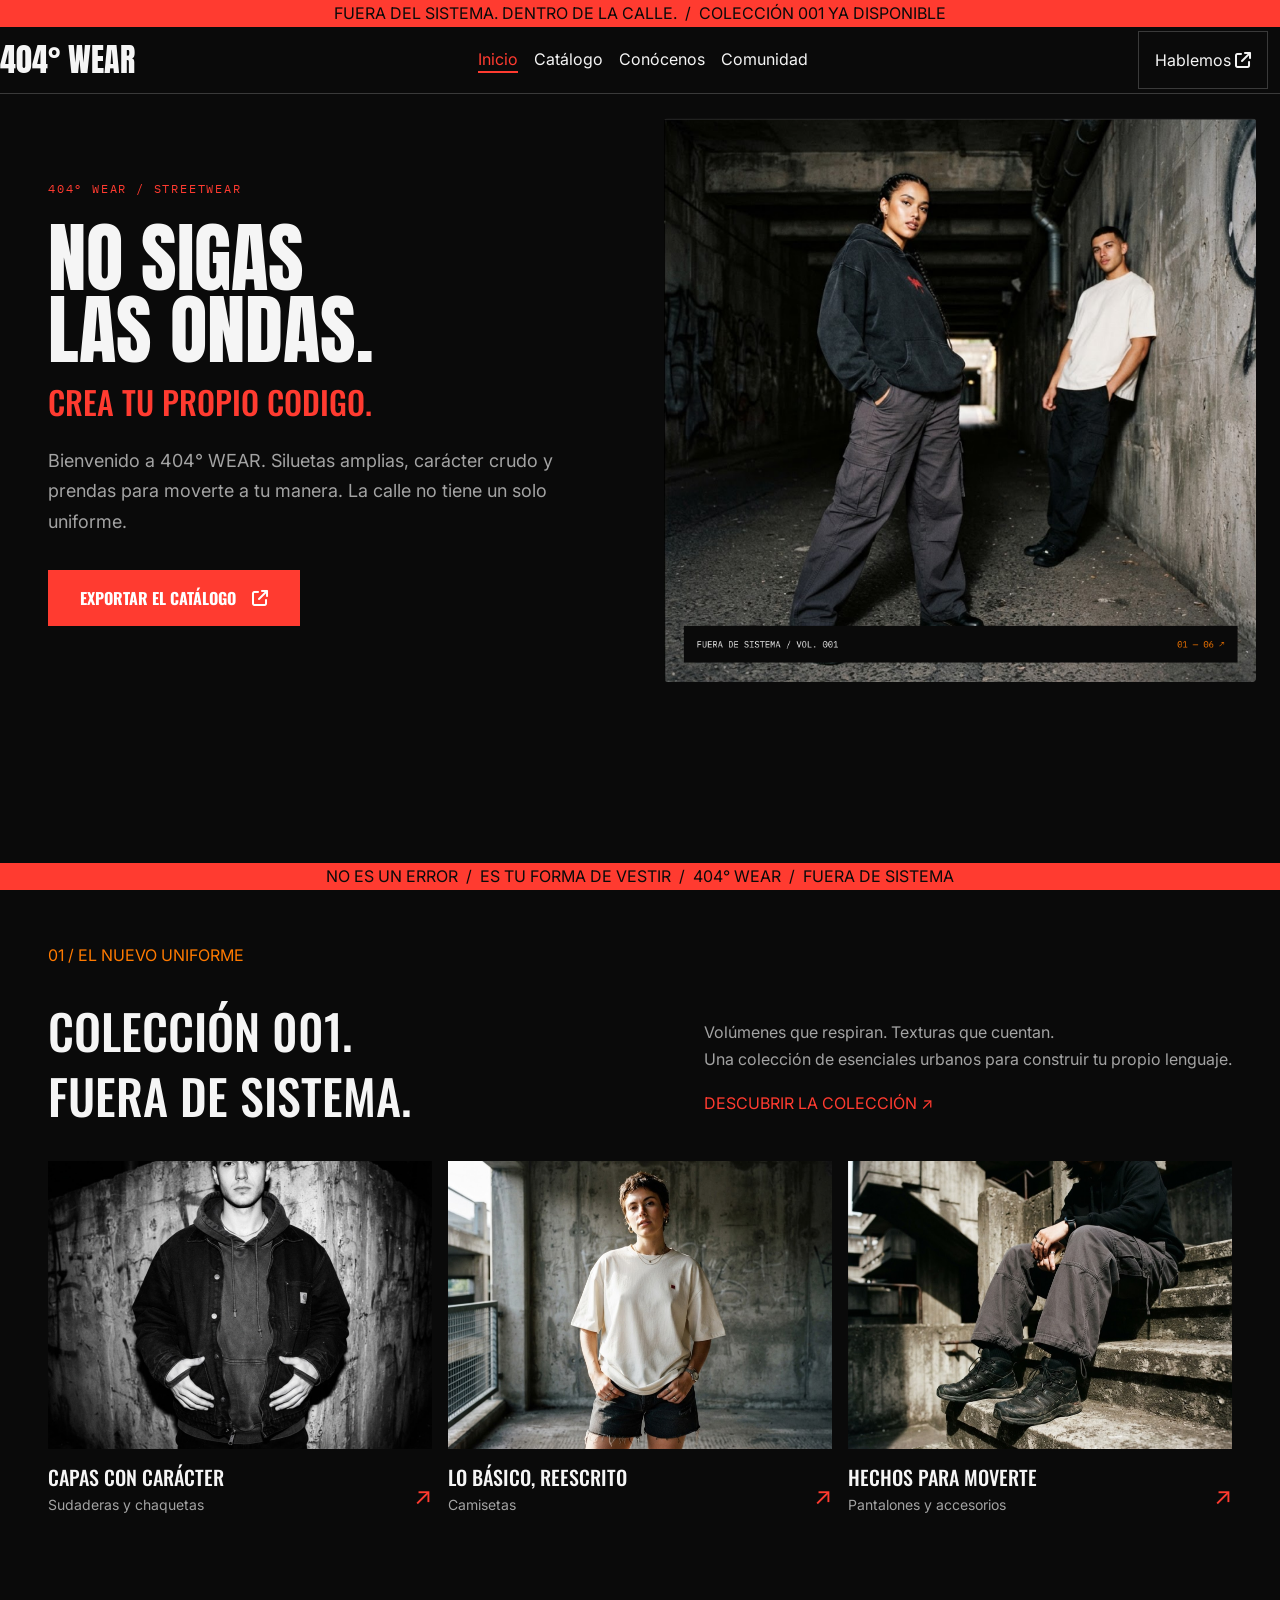
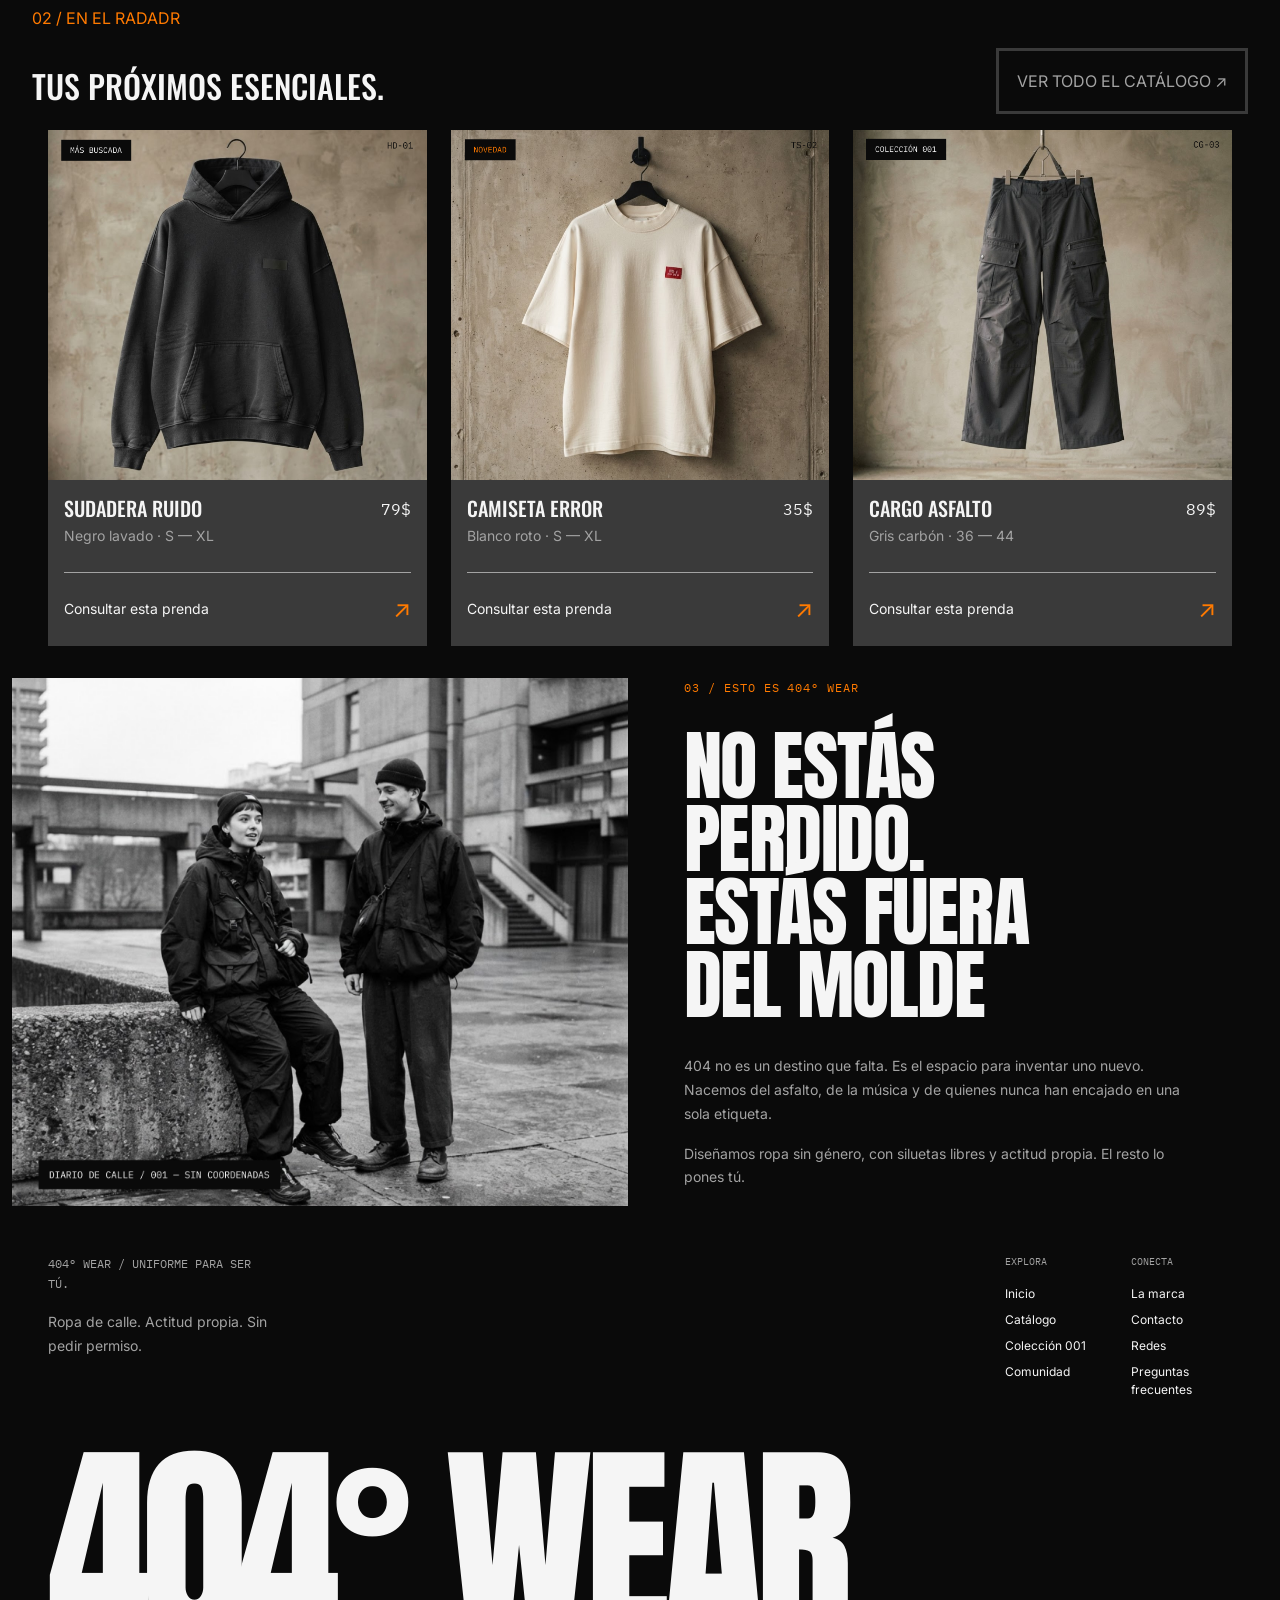
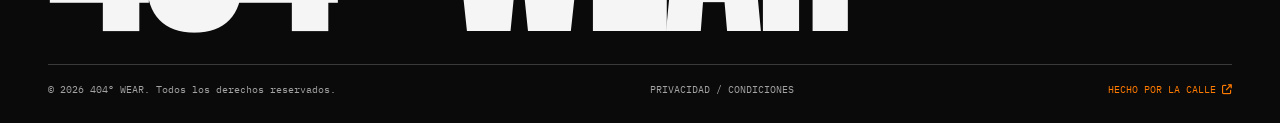
<file: index.html>
<!DOCTYPE html>
<html lang="en">
<head>
    <meta charset="UTF-8">
    <meta name="viewport" content="width=device-width, initial-scale=1.0">
    <title>404°-wear</title>
    <link href="https://cdn.jsdelivr.net/npm/bootstrap@5.3.3/dist/css/bootstrap.min.css" rel="stylesheet" integrity="sha384-QWTKZyjpPEjISv5WaRU9OFeRpok6YctnYmDr5pNlyT2bRjXh0JMhjY6hW+ALEwIH" crossorigin="anonymous">
    <link rel="stylesheet" href="https://cdnjs.cloudflare.com/ajax/libs/font-awesome/6.7.2/css/all.min.css">
    <link rel="stylesheet" href="./css/style.css">
    <link rel="stylesheet" href="./css/index.css">
</head>
<body>

<header id="header">
    <!-- FRASES SUPERIORES -->
    <div id="frases-header" class="container-fluid">
        <ul class="d-flex justify-content-center align-items-center flex-wrap">
            <li>
                <p>FUERA DEL SISTEMA. DENTRO DE LA CALLE.</p>
            </li>
            <li>
                <p>/</p>
            </li>
            <li>
                <p>COLECCIÓN 001 YA DISPONIBLE</p>
            </li>
        </ul>
    </div>

    <!-- MENU PRINCIPAL -->

<section id="menu-header" class="container-fluid">

    <div class="row align-items-center d-flex justify-content-between w-100">

        <!-- LOGO -->
        <div class="col-auto">
            <h2>404° WEAR</h2>
        </div>

        <!-- HABLEMOS -->
        <div id="hablemos" class="col-auto order-2 order-md-3">
            <a href="./pages/contacto.html">
                Hablemos
                <i class="fa-solid fa-arrow-up-right-from-square"></i>
            </a>
        </div>

        <!-- BOTÓN HAMBURGUESA -->
        <div class="col-auto order-3 d-md-none " id="boton-menu">
            <button class="navbar-toggler"
                    type="button"
                    data-bs-toggle="collapse"
                    data-bs-target="#nav-header"
                    aria-controls="nav-header"
                    aria-expanded="false"
                    aria-label="Abrir menú">

                <i class="fa-solid fa-bars"></i>
            </button>
        </div>

        <!-- NAVEGACIÓN -->
        <nav id="nav-header"
             class="col-12 col-md-6 order-4 order-md-2 collapse">

            <ul class="d-flex justify-content-center flex-wrap">
                <li><a class="activado" href="./index.html">Inicio</a></li>
                <li><a href="./pages/catalogo.html">Catálogo</a></li>
                <li><a href="./pages/conocenos.html">Conócenos</a></li>
                <li><a href="./pages/comunidad.html">Comunidad</a></li>
            </ul>

        </nav>

    </div>
</section>


</header>




<section id="banner" class="container-fluid">
    <div class="row align-items-center">

        <!-- TEXTO -->
        <div id="text-banner" class="col-12 col-md-6">

            <span class="etiqueta">
                404° WEAR / STREETWEAR
            </span>

            <h1>
                NO SIGAS<br>
                LAS ONDAS.
            </h1>

            <h2>
                CREA TU PROPIO CODIGO.
            </h2>

            <p>
                Bienvenido a 404° WEAR. Siluetas amplias,
                carácter crudo y prendas para moverte a tu manera.
                La calle no tiene un solo uniforme.
            </p>

            <button class="btn-primary">
                EXPORTAR EL CATÁLOGO
                <i class="fa-solid fa-arrow-up-right-from-square"></i>
            </button>

        </div>

        <!-- IMAGEN -->
        <div id="img-banner" class="col-12 col-md-6">

            <img
                src="./img-index/banner01.png"
                alt="Colección 404° WEAR"
                class="img-fluid">

        </div>

    </div>

</section>

<div id="frases-banner" class="container-fluid">
    <ul class="d-flex justify-content-center align-items-center flex-wrap">
        <li><p>NO ES UN ERROR</p></li>
        <li><p>/</p></li>
        <li><p>ES TU FORMA DE VESTIR</p></li>
        <li><p>/</p></li>
        <li><p>404° WEAR</p></li>
        <li><p>/</p></li>
        <li><p>FUERA DE SISTEMA</p></li>
    </ul>
</div>

<!-- COLECCION 001. -->

<section id="coleccion001">
    <p class="fs-6" id="p-color-narnja">01 / EL NUEVO UNIFORME</p>

    <article id="articulo-titulos" class=" d-flex justify-content-between align-items-end flex-wrap">
        <div id="titulo-coleccion001">
            <h2>COLECCIÓN 001.</h2>
            <h2>FUERA DE SISTEMA.</h2>
        </div>
        <div class="">
            <p>Volúmenes que respiran. Texturas que cuentan. <br> Una colección de esenciales urbanos para construir tu propio lenguaje.
            </p>

            <p id="p-colorrojo">
                DESCUBRIR LA COLECCIÓN ↗
            </p>
        </div>
    </article>


<section id="coleccion" class="container-fluid">
    <div class="row g-3">

        <!-- ARTÍCULO 1 -->
        <article class="col-12 col-md-6 col-lg-4">
            <div class="tarjeta-coleccion">
                <img src="img-index/coleccion001-1.png" alt="Sudaderas y chaquetas">

                <div class="info-coleccion">
                    <div>
                        <h3>CAPAS CON CARÁCTER</h3>
                        <p>Sudaderas y chaquetas</p>
                    </div>

                    <p id="p-colorrojo" class="flecha">↗</p>
                </div>
            </div>
        </article>

        <!-- ARTÍCULO 2 -->
        <article class="col-12 col-md-6 col-lg-4">
            <div class="tarjeta-coleccion">
                <img src="img-index/coleccion001-2.png" alt="Camisetas">

                <div class="info-coleccion">
                    <div>
                        <h3>LO BÁSICO, REESCRITO</h3>
                        <p>Camisetas</p>
                    </div>

                    <p id="p-colorrojo" class="flecha">↗</p>
                </div>
            </div>
        </article>

        <!-- ARTÍCULO 3 -->
        <article class="col-12 col-md-6 col-lg-4">
            <div class="tarjeta-coleccion">
                <img src="img-index/coleccion001-3.png" alt="Pantalones y accesorios">

                <div class="info-coleccion">
                    <div>
                        <h3>HECHOS PARA MOVERTE</h3>
                        <p>Pantalones y accesorios</p>
                    </div>

                    <p id="p-colorrojo" class="flecha">↗</p>
                </div>
            </div>
        </article>

    </div>
</section>

</section>

<section id="porx-esenciales">
    <p id="p-color-narnja">
        02 / EN EL RADADR
    </p>
    <article class="d-flex justify-content-between align-items-end flex-wrap">
        <div id="porx-esenciales-titulos">
            <h2>TUS PRÓXIMOS ESENCIALES.</h2>
        </div>
        <div id="porx-esenciales-link">
            <a href="./pages/catalogo.html">VER TODO EL CATÁLOGO ↗</a>
        </div>
    </article>


<section id="prod-prox-esenciales" class="container-fluid">

    <div class="row g-4">

        <!-- PRODUCTO 1 -->
        <article class="col-12 col-md-6 col-lg-4">
            <div class="producto-card">

                <img src="img-index/prox-esenciales01.png"
                     alt="Sudadera Ruido">

                <div class="info-producto" id="info-producto">

                    <div class="d-flex justify-content-between align-items-start">

                        <div>
                            <h3>Sudadera Ruido</h3>
                            <p>Negro lavado · S — XL</p>
                        </div>

                        <p class="precio">79$</p>

                    </div>

                    <div class="consulta-producto d-flex justify-content-between align-items-center">
                        <p>Consultar esta prenda</p>
                        <p>↗</p>
                    </div>

                </div>
            </div>
        </article>

        <!-- PRODUCTO 2 -->
        <article class="col-12 col-md-6 col-lg-4">
            <div class="producto-card">

                <img src="img-index/prox-esenciales02.png"
                     alt="Camiseta Error">

                <div class="info-producto" id="info-producto">

                    <div class="d-flex justify-content-between align-items-start">

                        <div>
                            <h3>Camiseta Error</h3>
                            <p>Blanco roto · S — XL</p>
                        </div>

                        <p class="precio">35$</p>

                    </div>

                    <div class="consulta-producto d-flex justify-content-between align-items-center">
                        <p>Consultar esta prenda</p>
                        <p>↗</p>
                    </div>

                </div>
            </div>
        </article>

        <!-- PRODUCTO 3 -->
        <article class="col-12 col-md-6 col-lg-4">
            <div class="producto-card">

                <img src="img-index/prox-esenciales03.png"
                     alt="Cargo Asfalto">

                <div class="info-producto" id="info-producto">

                    <div class="d-flex justify-content-between align-items-start">

                        <div>
                            <h3>Cargo Asfalto</h3>
                            <p>Gris carbón · 36 — 44</p>
                        </div>

                        <p class="precio">89$</p>

                    </div>

                    <div class="consulta-producto d-flex justify-content-between align-items-center">
                        <p>Consultar esta prenda</p>
                        <p>↗</p>
                    </div>

                </div>
            </div>
        </article>

    </div>

</section>

</section>


<section id="banner-final" class="container-fluid">

    <div class="row align-items-center g-4">

        <!-- IMAGEN -->
        <div class="col-12 col-md-6">
            <div class="imagen-banner">
                <img src="img-index/banner02.png"
                     alt="Colección 404 Wear">
            </div>
        </div>

        <!-- CONTENIDO -->
        <div class="col-12 col-md-6" >

            <div class="contenido-banner">

                <p id="p-color-narnja" class="etiqueta">
                    03 / ESTO ES 404° WEAR
                </p>

                <div class="titulos-banner">
                    <h2>NO ESTÁS</h2>
                    <h2>PERDIDO.</h2>
                    <h2>ESTÁS FUERA</h2>
                    <h2>DEL MOLDE</h2>
                </div>

                <div class="textos-banner">
                    <p>
                        404 no es un destino que falta. Es el espacio
                        para inventar uno nuevo. Nacemos del asfalto,
                        de la música y de quienes nunca han encajado
                        en una sola etiqueta.
                    </p>

                    <p>
                        Diseñamos ropa sin género, con siluetas libres
                        y actitud propia. El resto lo pones tú.
                    </p>
                </div>

            </div>

        </div>

    </div>

</section>


<footer id="footer" class="container-fluid">

    <!-- FOOTER TOP -->
    <section id="top-footer" class="row">

        <div id="frases-footer" class="col-12 col-md-5">
            <p>404° WEAR / UNIFORME PARA SER TÚ.</p>
            <p>Ropa de calle. Actitud propia. Sin pedir permiso.</p>
        </div>

        <div id="menu-footer" class="col-12 col-md-7 ">

            <div class="row">

                <div class="col-6 col-md-6">
                    <ul>
                        <li class="titulos-li">EXPLORA</li>
                        <li><a href="#">Inicio</a></li>
                        <li><a href="#">Catálogo</a></li>
                        <li><a href="#">Colección 001</a></li>
                        <li><a href="#">Comunidad</a></li>
                    </ul>
                </div>

                <div class="col-6 col-md-6">
                    <ul>
                        <li class="titulos-li">CONECTA</li>
                        <li><a href="#">La marca</a></li>
                        <li><a href="#">Contacto</a></li>
                        <li><a href="#">Redes</a></li>
                        <li><a href="#">Preguntas frecuentes</a></li>
                    </ul>
                </div>

            </div>
        </div>

    </section>

    <!-- LOGO -->
    <section id="logo-footer">
        <h2>404° WEAR</h2>
    </section>

    <!-- COPYRIGHT -->
    <section id="copyright-footer" class=" d-flex justify-content-between">

        <div class="">
            <p>© 2026 404° WEAR. Todos los derechos reservados.</p>
        </div>

        <div class="">
            <p>PRIVACIDAD / CONDICIONES</p>
        </div>

        <div class="">
            <p id="p-color-narnja">
                HECHO POR LA CALLE
                <i class="fa-solid fa-arrow-up-right-from-square"></i>
            </p>
        </div>

    </section>

</footer>

        <script src="https://cdn.jsdelivr.net/npm/bootstrap@5.3.3/dist/js/bootstrap.bundle.min.js" integrity="sha384-YvpcrYf0tY3lHB60NNkmXc5s9fDVZLESaAA55NDzOxhy9GkcIdslK1eN7N6jIeHz" crossorigin="anonymous"></script>
</body>
</html>
</file>
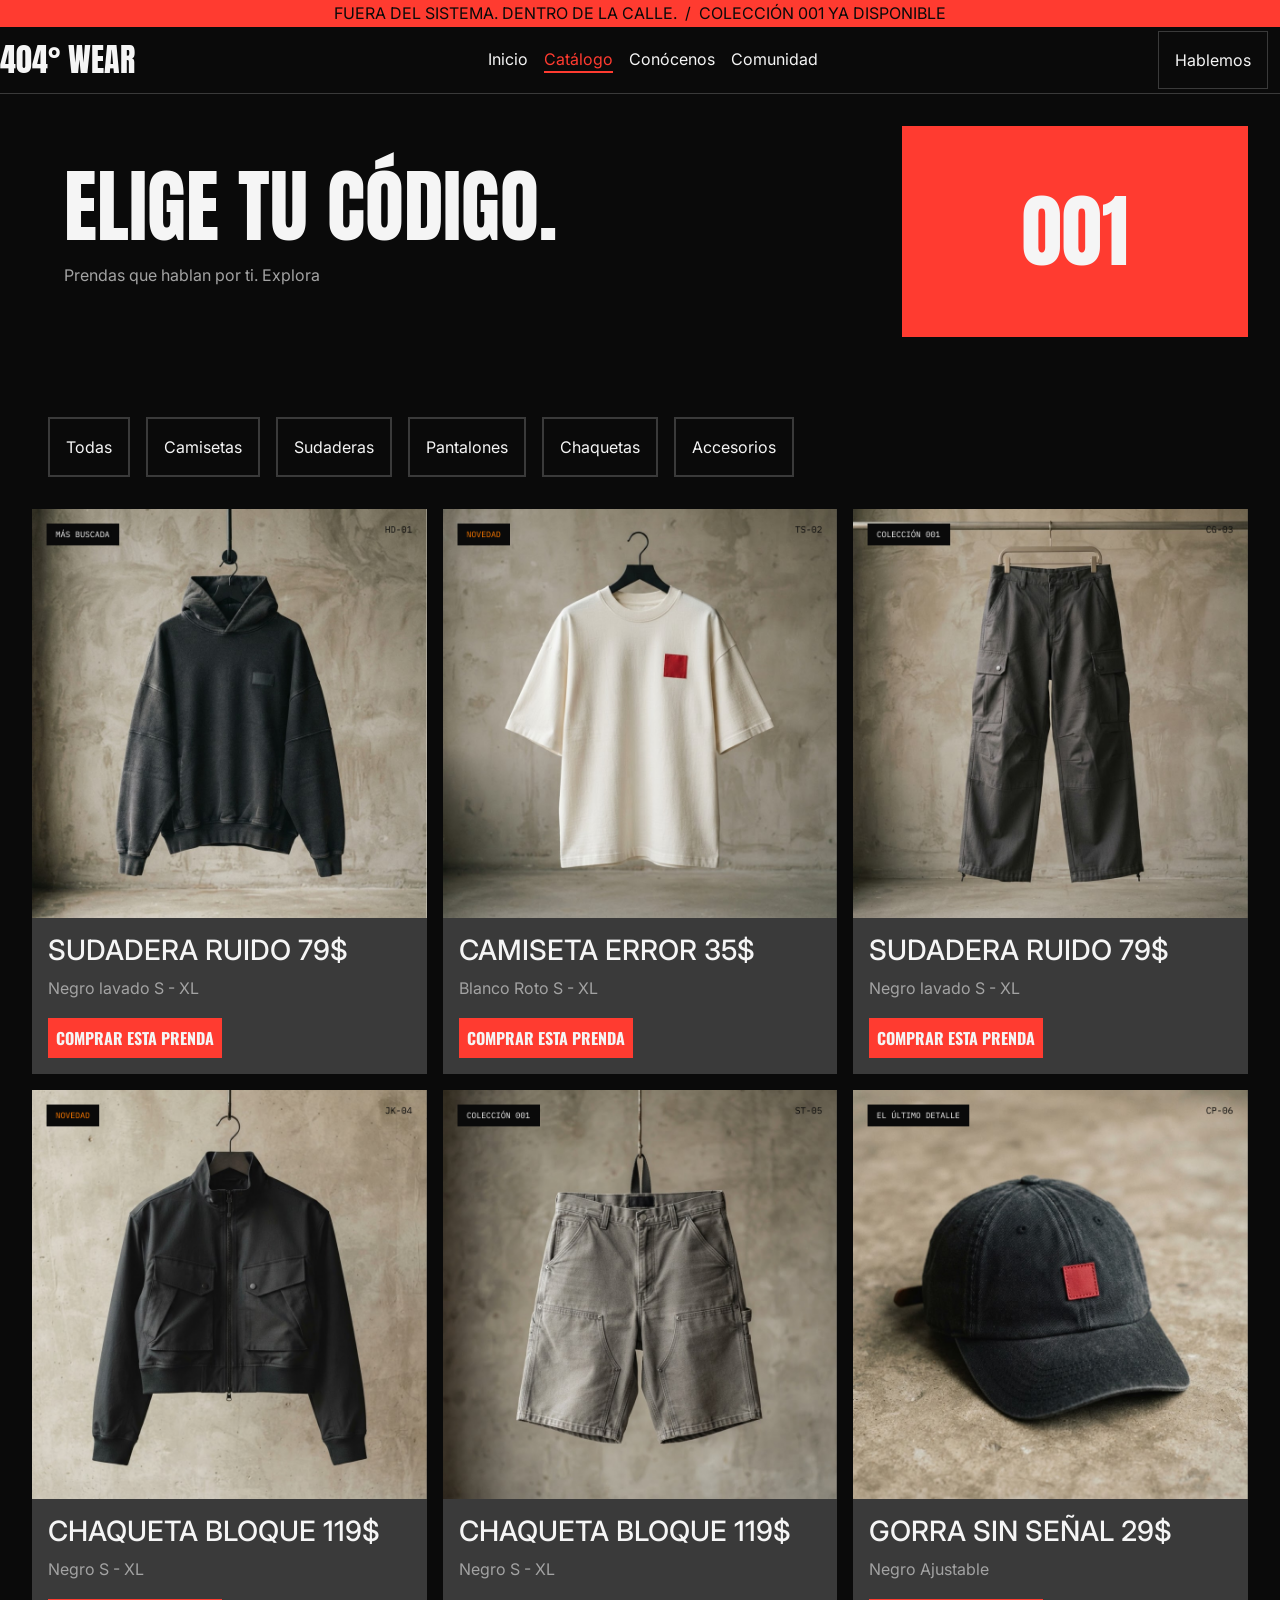
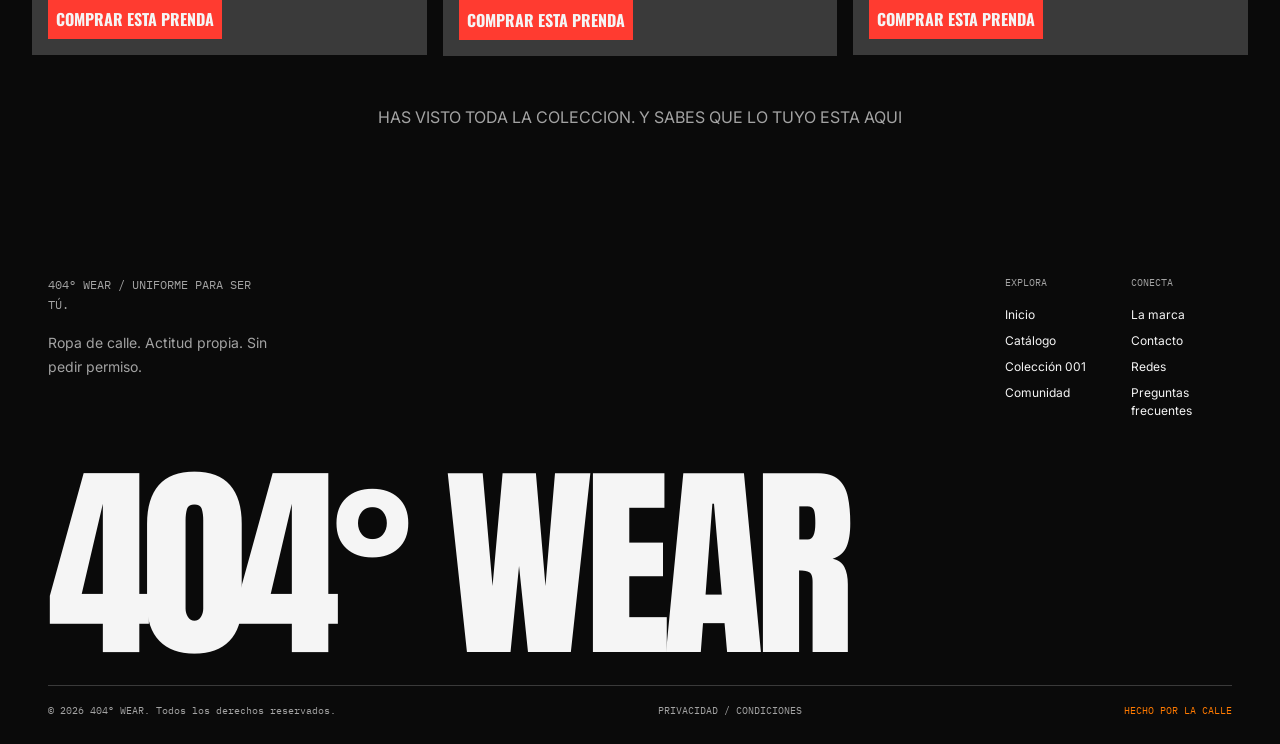
<file: pages/catalogo.html>
<!DOCTYPE html>
<html lang="en">
<head>
    <meta charset="UTF-8">
    <meta name="viewport" content="width=device-width, initial-scale=1.0">
    <title>Catalogo</title>
    <link href="https://cdn.jsdelivr.net/npm/bootstrap@5.3.3/dist/css/bootstrap.min.css" rel="stylesheet" integrity="sha384-QWTKZyjpPEjISv5WaRU9OFeRpok6YctnYmDr5pNlyT2bRjXh0JMhjY6hW+ALEwIH" crossorigin="anonymous">
    <link rel="stylesheet" href="../css/style.css">
    <link rel="stylesheet" href="../css/catalogo.css">
</head>
<body>

<header id="header">
    <!-- FRASES SUPERIORES -->
    <div id="frases-header" class="container-fluid">
        <ul class="d-flex justify-content-center align-items-center flex-wrap">
            <li>
                <p>FUERA DEL SISTEMA. DENTRO DE LA CALLE.</p>
            </li>
            <li>
                <p>/</p>
            </li>
            <li>
                <p>COLECCIÓN 001 YA DISPONIBLE</p>
            </li>
        </ul>
    </div>

    <!-- MENU PRINCIPAL -->

<section id="menu-header" class="container-fluid">

    <div class="row align-items-center d-flex justify-content-between w-100">

        <!-- LOGO -->
        <div class="col-auto">
            <h2>404° WEAR</h2>
        </div>

        <!-- HABLEMOS -->
        <div id="hablemos" class="col-auto order-2 order-md-3">
            <a href="./contacto.html">
                Hablemos
                <i class="fa-solid fa-arrow-up-right-from-square"></i>
            </a>
        </div>

        <!-- BOTÓN HAMBURGUESA -->
        <div class="col-auto order-3 d-md-none " id="boton-menu">
            <button class="navbar-toggler"
                    type="button"
                    data-bs-toggle="collapse"
                    data-bs-target="#nav-header"
                    aria-controls="nav-header"
                    aria-expanded="false"
                    aria-label="Abrir menú">

                <i class="fa-solid fa-bars"></i>
            </button>
        </div>

        <!-- NAVEGACIÓN -->
        <nav id="nav-header"
             class="col-12 col-md-6 order-4 order-md-2 collapse">

            <ul class="d-flex justify-content-center flex-wrap">
                <li><a href="../index.html">Inicio</a></li>
                <li><a class="activado" href="./catalogo.html">Catálogo</a></li>
                <li><a href="./conocenos.html">Conócenos</a></li>
                <li><a href="./comunidad.html">Comunidad</a></li>
            </ul>

        </nav>

    </div>
</section>


</header>
    <!--header-->

    <div class="grid-container">


        <div class="container-titulo">

            <h1>ELIGE TU CÓDIGO.</h1>
            <P>Prendas que hablan por ti. Explora</P>
        </div>

        <div class="naranjado">
            <h1>001</h1>
        </div>

    </div>



    <div class="grid-catalogo">


        <ul class="categorias">

            <li>Todas</li>
            <li>Camisetas</li>
            <li>Sudaderas</li>
            <li>Pantalones</li>
            <li>Chaquetas</li>
            <li>Accesorios</li>

        </ul>

        <section class="catalogo">

            <article class="prendas">
                <img src="../img-catalogo/catalogo00.jpeg" alt="">
            <div class="caja_prcio">  <h3>Sudadera Ruido 79$</h3>
                <p>Negro lavado S - XL</p>
                <button>comprar esta prenda</button>
            </div>
              
            </article>

            <article class="prendas">
                <img src="../img-catalogo/catalogo01.png" alt="">
    <div class="caja_prcio">
                    <h3>Camiseta Error 35$</h3>
                <p>Blanco Roto S - XL</p>
                <button>comprar esta prenda</button>
    </div>
            </article>

            <article class="prendas">
                <img src="../img-catalogo/catalogo02.png" alt="">
            <div class="caja_prcio"> 
                 <h3>Sudadera Ruido 79$</h3>
                <p>Negro lavado S - XL</p>
                <button>comprar esta prenda</button>
            </div>

            </article>

            <article class="prendas">
                <img src="../img-catalogo/catalogo04.png" alt="">
            <div class="caja_prcio">
                                <h3>Chaqueta Bloque 119$</h3>
                <p>Negro S - XL</p>
                <button>comprar esta prenda</button>
            </div>

            </article>

            <article class="prendas">
                <img src="../img-catalogo/catalogo05.png" alt="">
            <div class="caja_prcio">
                <h3>Chaqueta Bloque 119$</h3>
                <p>Negro S - XL</p>
                <button>comprar esta prenda</button>
            </div>
            </article>


            <article class="prendas">
                <img src="../img-catalogo/catalogo06.png" alt="">
            <div class="caja_prcio">
                <h3>Gorra Sin Señal 29$</h3>
                <p>Negro Ajustable</p>
                <button>comprar esta prenda</button>
            </div>

            </article>

        </section>

        <div class="end">
        <p >HAS VISTO TODA LA COLECCION. Y SABES QUE LO TUYO ESTA AQUI</p>
        </div>



    </div>



    <!--footer-->
    <footer id="footer" class="container-fluid">

    <!-- FOOTER TOP -->
    <section id="top-footer" class="row">

        <div id="frases-footer" class="col-12 col-md-5">
            <p>404° WEAR / UNIFORME PARA SER TÚ.</p>
            <p>Ropa de calle. Actitud propia. Sin pedir permiso.</p>
        </div>

        <div id="menu-footer" class="col-12 col-md-7 ">

            <div class="row">

                <div class="col-6 col-md-6">
                    <ul>
                        <li class="titulos-li">EXPLORA</li>
                        <li><a href="#">Inicio</a></li>
                        <li><a href="#">Catálogo</a></li>
                        <li><a href="#">Colección 001</a></li>
                        <li><a href="#">Comunidad</a></li>
                    </ul>
                </div>

                <div class="col-6 col-md-6">
                    <ul>
                        <li class="titulos-li">CONECTA</li>
                        <li><a href="#">La marca</a></li>
                        <li><a href="#">Contacto</a></li>
                        <li><a href="#">Redes</a></li>
                        <li><a href="#">Preguntas frecuentes</a></li>
                    </ul>
                </div>

            </div>
        </div>

    </section>

    <!-- LOGO -->
    <section id="logo-footer">
        <h2>404° WEAR</h2>
    </section>

    <!-- COPYRIGHT -->
    <section id="copyright-footer" class=" d-flex justify-content-between">

        <div class="">
            <p>© 2026 404° WEAR. Todos los derechos reservados.</p>
        </div>

        <div class="">
            <p>PRIVACIDAD / CONDICIONES</p>
        </div>

        <div class="">
            <p id="p-color-narnja">
                HECHO POR LA CALLE
                <i class="fa-solid fa-arrow-up-right-from-square"></i>
            </p>
        </div>

    </section>

</footer>
<script src="https://cdn.jsdelivr.net/npm/bootstrap@5.3.3/dist/js/bootstrap.bundle.min.js" integrity="sha384-YvpcrYf0tY3lHB60NNkmXc5s9fDVZLESaAA55NDzOxhy9GkcIdslK1eN7N6jIeHz" crossorigin="anonymous"></script>
</body>
</html>
</file>
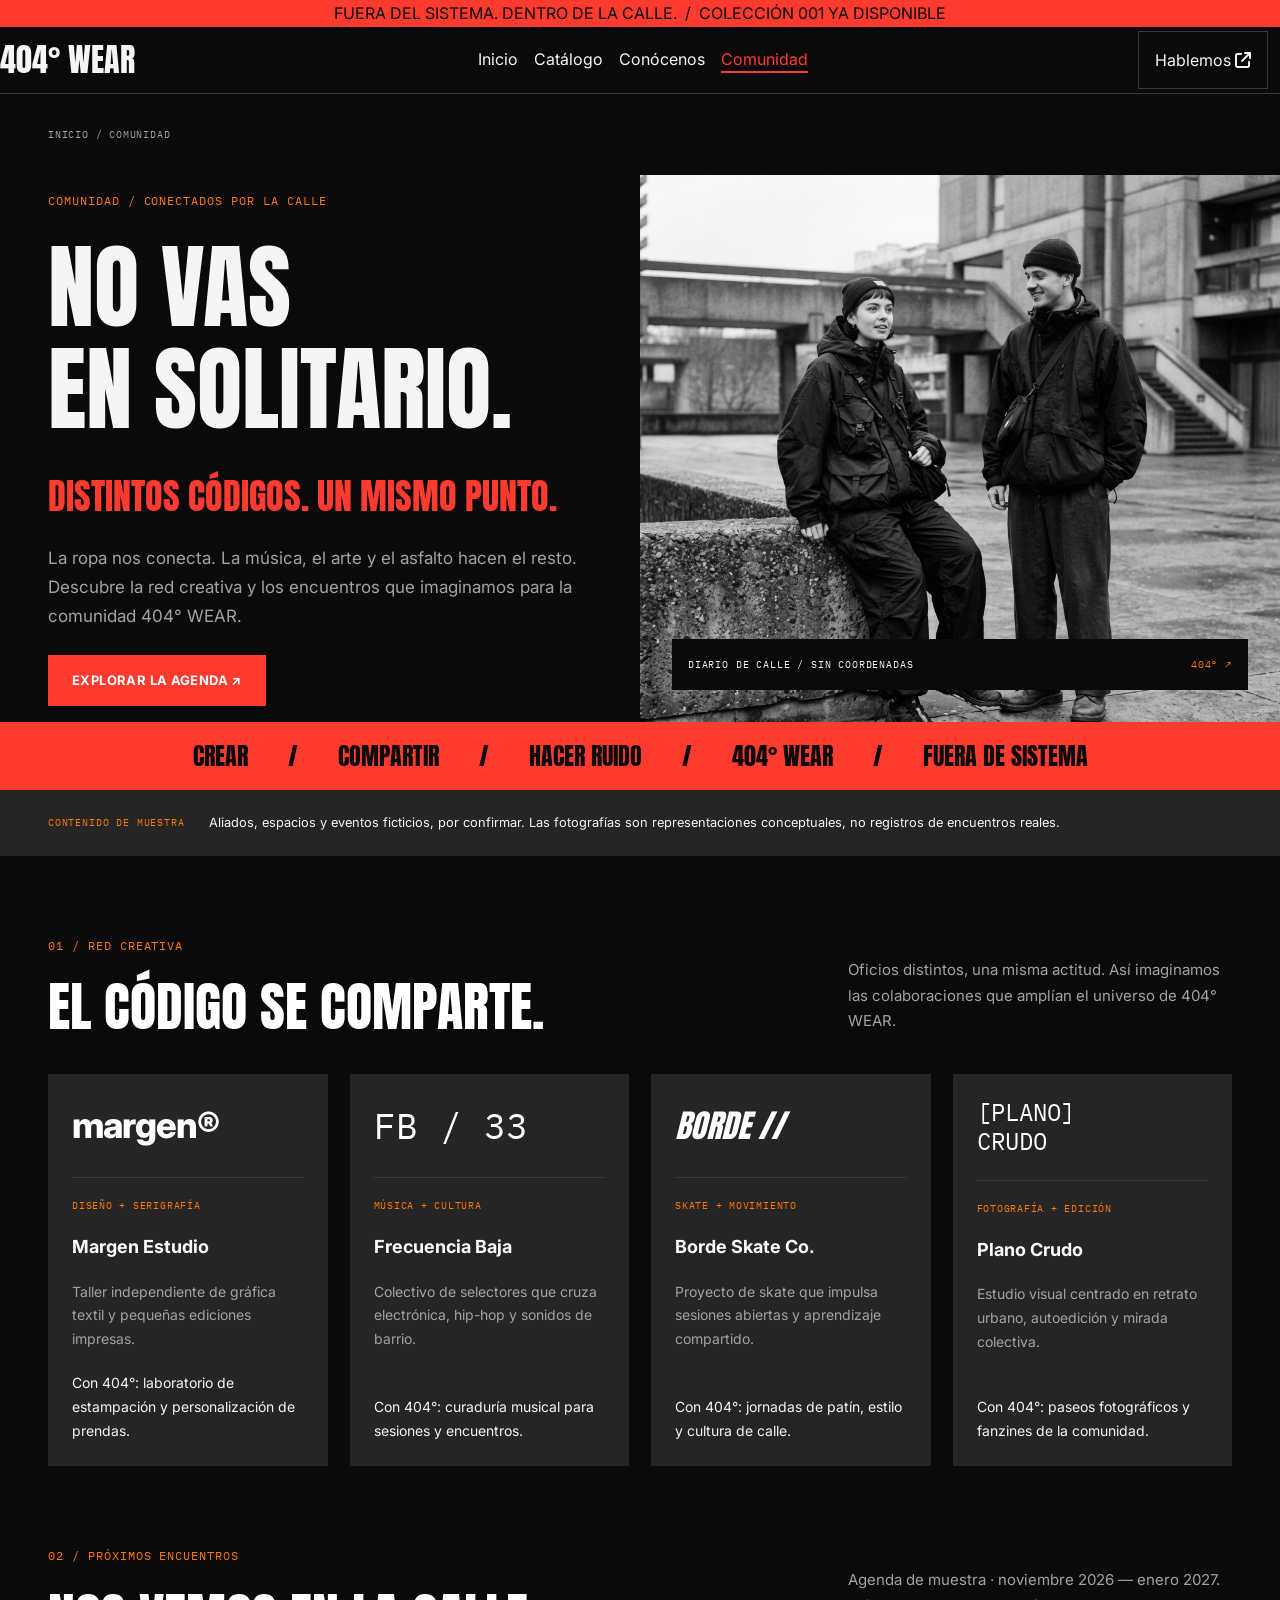
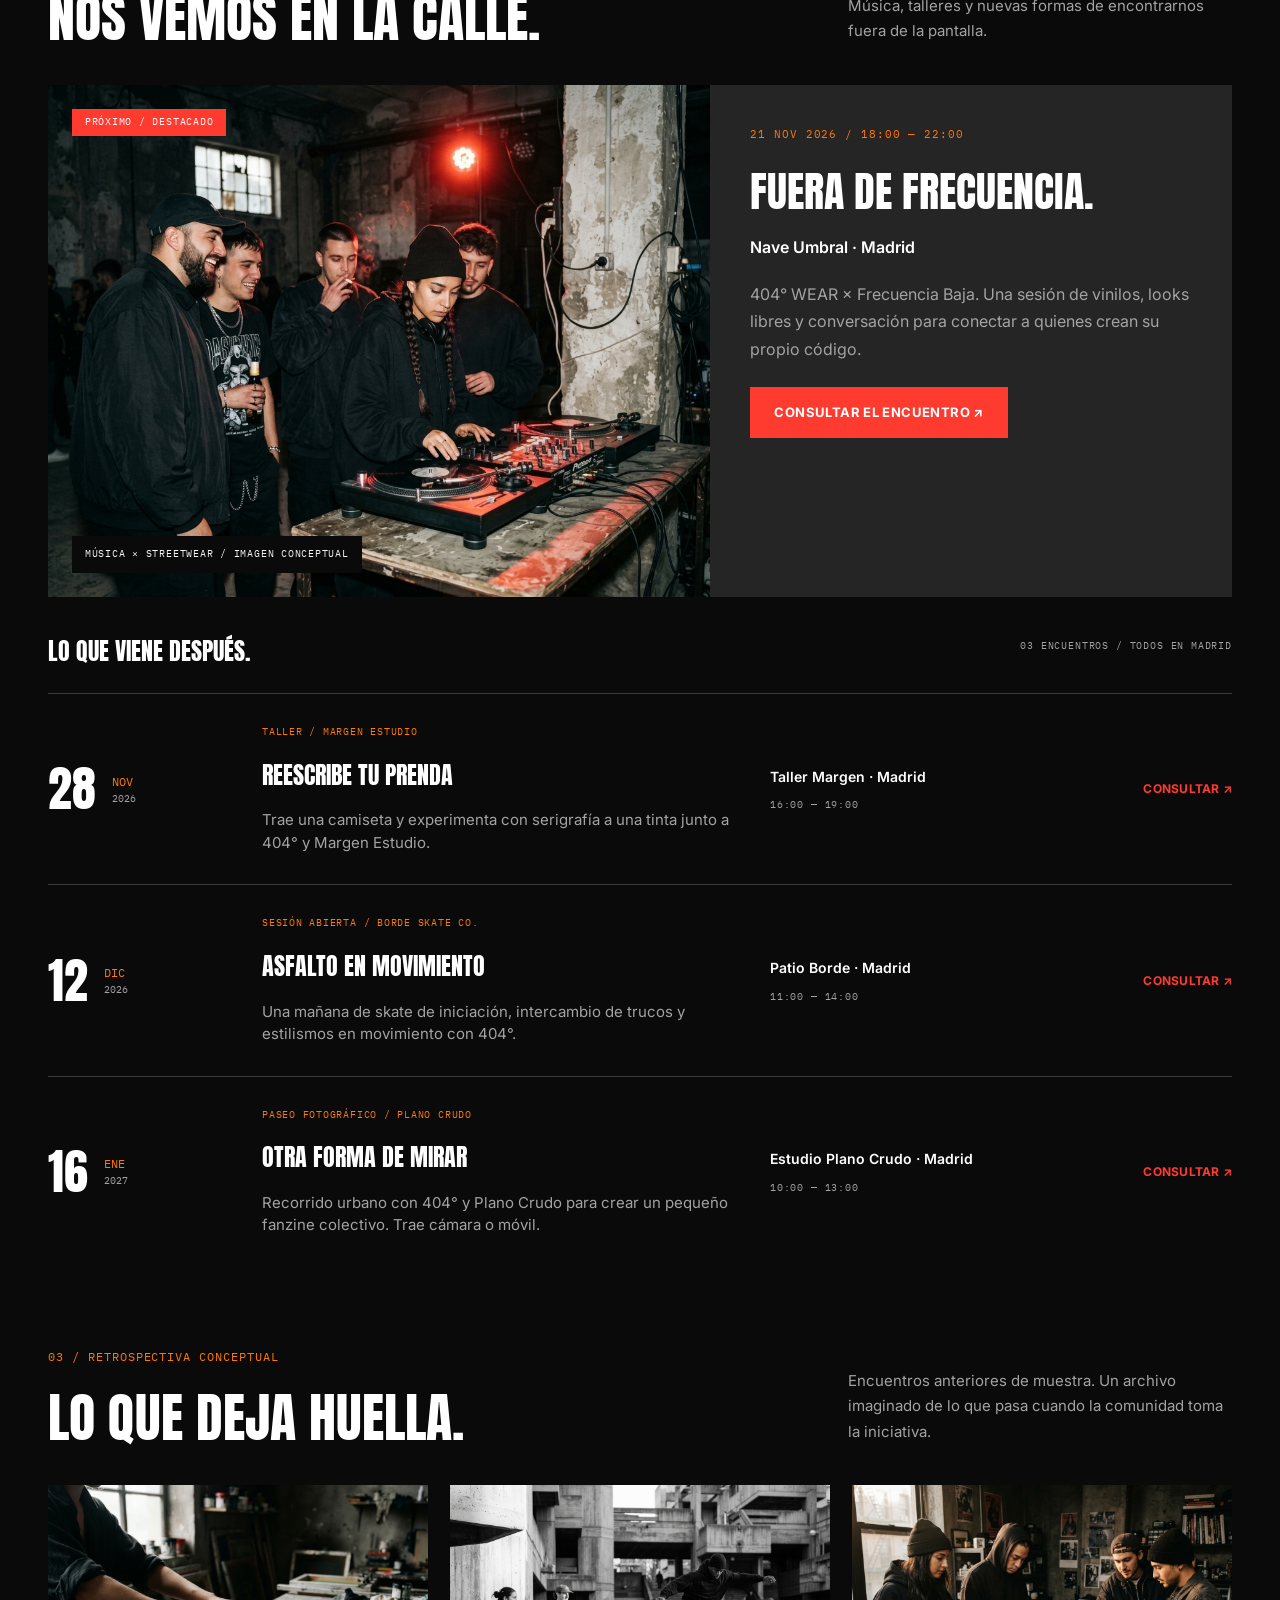
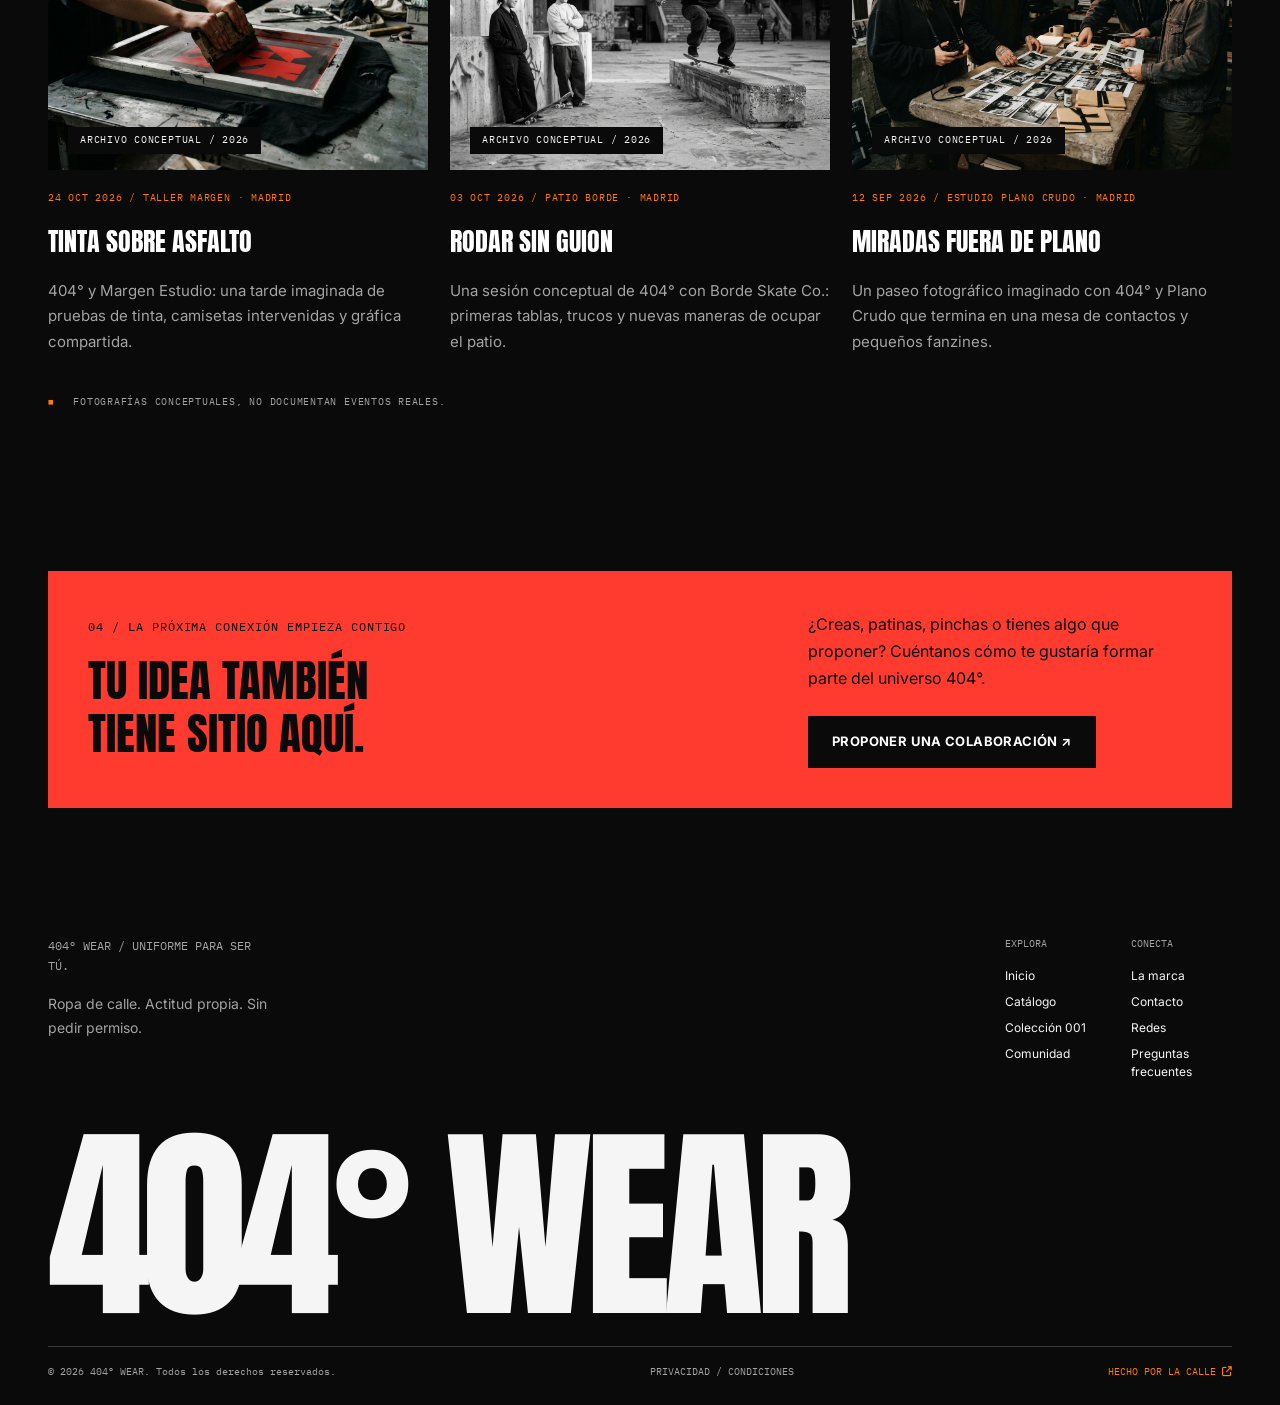
<file: pages/comunidad.html>
<head>
<meta charset="UTF-8">
<meta name="viewport" content="width=device-width, initial-scale=1.0">
<title>Comunidad</title>

<link href="https://cdn.jsdelivr.net/npm/bootstrap@5.3.3/dist/css/bootstrap.min.css" rel="stylesheet">
<link rel="stylesheet" href="https://cdnjs.cloudflare.com/ajax/libs/font-awesome/6.5.2/css/all.min.css">

<link rel="stylesheet" href="../css/style.css">
<link rel="stylesheet" href="../css/comunidad.css">
</head>
<body>

    <header id="header">
    <!-- FRASES SUPERIORES -->
    <div id="frases-header" class="container-fluid">
        <ul class="d-flex justify-content-center align-items-center flex-wrap">
            <li>
                <p>FUERA DEL SISTEMA. DENTRO DE LA CALLE.</p>
            </li>
            <li>
                <p>/</p>
            </li>
            <li>
                <p>COLECCIÓN 001 YA DISPONIBLE</p>
            </li>
        </ul>
    </div>

    <!-- MENU PRINCIPAL -->

<section id="menu-header" class="container-fluid">

    <div class="row align-items-center d-flex justify-content-between w-100">

        <!-- LOGO -->
        <div class="col-auto">
            <h2>404° WEAR</h2>
        </div>

        <!-- HABLEMOS -->
        <div id="hablemos" class="col-auto order-2 order-md-3">
            <a href="./pages/contacto.html">
                Hablemos
                <i class="fa-solid fa-arrow-up-right-from-square"></i>
            </a>
        </div>

        <!-- BOTÓN HAMBURGUESA -->
        <div class="col-auto order-3 d-md-none " id="boton-menu">
            <button class="navbar-toggler"
                    type="button"
                    data-bs-toggle="collapse"
                    data-bs-target="#nav-header"
                    aria-controls="nav-header"
                    aria-expanded="false"
                    aria-label="Abrir menú">

                <i class="fa-solid fa-bars"></i>
            </button>
        </div>

       <!-- NAVEGACIÓN -->
<nav id="nav-header"
     class="col-12 col-md-6 order-4 order-md-2 collapse">

    <ul class="d-flex justify-content-center flex-wrap">
        <li><a href="../index.html">Inicio</a></li>
        <li><a href="./catalogo.html">Catálogo</a></li>
        <li><a href="./conocenos.html">Conócenos</a></li>
        <li><a class="activado" href="./comunidad.html">Comunidad</a></li>
    </ul>

</nav>
    </div>
</section>


</header> 

<main>

  <!--  RUTA DE NAVEGACIÓN  -->
  <p class="migas texto-tecnico">
    <span>Inicio</span>
    <span>/</span>
    <span>Comunidad</span>
  </p>

  <!--  HERO  -->
  <section class="hero">

    <div class="hero__texto">

      <p class="hero__etiqueta etiqueta">Comunidad / Conectados por la calle</p>

      <h1 class="hero__titulo">
        No vas<br>
        en solitario.
      </h1>

      <h2 class="hero__subtitulo">Distintos códigos. Un mismo punto.</h2>

      <p class="hero__descripcion">
        La ropa nos conecta. La música, el arte y el asfalto hacen el resto.
        Descubre la red creativa y los encuentros que imaginamos para la
        comunidad 404° WEAR.
      </p>

      <a class="hero__boton btn-primary" href="#proximos-encuentros">Explorar la agenda ↗</a>

    </div>

    <figure class="hero__media">

      <img
        class="hero__imagen"
        src="../img-comunidad/diario-de-calle.jpg"
        alt="Dos jóvenes con ropa urbana oscura conversando en una plaza de concreto"
      >

      <figcaption class="hero__pie">
        <span>Diario de calle / Sin coordenadas</span>
        <span>404° ↗</span>
      </figcaption>

    </figure>

  </section>

  <!--  FRANJA NARANJA  -->
  <div class="franja">
    <span>Crear</span>
    <span>/</span>
    <span>Compartir</span>
    <span>/</span>
    <span>Hacer ruido</span>
    <span>/</span>
    <span>404° Wear</span>
    <span>/</span>
    <span>Fuera de sistema</span>
  </div>

  <!--  AVISO DE CONTENIDO DE MUESTRA  -->
  <aside class="aviso">
    <strong class="aviso__etiqueta">Contenido de muestra</strong>
    <p class="aviso__texto">
      Aliados, espacios y eventos ficticios, por confirmar. Las fotografías son
      representaciones conceptuales, no registros de encuentros reales.
    </p>
  </aside>

  <!--  01 / RED CREATIVA (HU-21, HU-22)  -->
  <section class="aliados" id="red-creativa" aria-labelledby="titulo-aliados">

    <header class="seccion__encabezado">
      <p class="etiqueta">01 / Red creativa</p>
      <h2 id="titulo-aliados">El código se comparte.</h2>
      <p>
        Oficios distintos, una misma actitud. Así imaginamos las
        colaboraciones que amplían el universo de 404° WEAR.
      </p>
    </header>

    <ul class="aliados__lista">

      <li class="aliado">
        <p class="aliado__logo">margen®</p>
        <p class="aliado__categoria etiqueta">Diseño + serigrafía</p>
        <h3 class="aliado__nombre">Margen Estudio</h3>
        <p class="aliado__descripcion">
          Taller independiente de gráfica textil y pequeñas ediciones impresas.
        </p>
        <p class="aliado__colaboracion">
          Con 404°: laboratorio de estampación y personalización de prendas.
        </p>
      </li>

      <li class="aliado">
        <p class="aliado__logo">FB / 33</p>
        <p class="aliado__categoria etiqueta">Música + cultura</p>
        <h3 class="aliado__nombre">Frecuencia Baja</h3>
        <p class="aliado__descripcion">
          Colectivo de selectores que cruza electrónica, hip-hop y sonidos de barrio.
        </p>
        <p class="aliado__colaboracion">
          Con 404°: curaduría musical para sesiones y encuentros.
        </p>
      </li>

      <li class="aliado">
        <p class="aliado__logo">Borde //</p>
        <p class="aliado__categoria etiqueta">Skate + movimiento</p>
        <h3 class="aliado__nombre">Borde Skate Co.</h3>
        <p class="aliado__descripcion">
          Proyecto de skate que impulsa sesiones abiertas y aprendizaje compartido.
        </p>
        <p class="aliado__colaboracion">
          Con 404°: jornadas de patín, estilo y cultura de calle.
        </p>
      </li>

      <li class="aliado">
        <p class="aliado__logo">[Plano]<br>Crudo</p>
        <p class="aliado__categoria etiqueta">Fotografía + edición</p>
        <h3 class="aliado__nombre">Plano Crudo</h3>
        <p class="aliado__descripcion">
          Estudio visual centrado en retrato urbano, autoedición y mirada colectiva.
        </p>
        <p class="aliado__colaboracion">
          Con 404°: paseos fotográficos y fanzines de la comunidad.
        </p>
      </li>

    </ul>

  </section>

  <!--  02 / PRÓXIMOS ENCUENTROS (HU-23, HU-24)  -->
  <section class="proximos" id="proximos-encuentros" aria-labelledby="titulo-proximos">

    <header class="seccion__encabezado">
      <p class="etiqueta">02 / Próximos encuentros</p>
      <h2 id="titulo-proximos">Nos vemos en la calle.</h2>
      <p>
        Agenda de muestra · noviembre 2026 — enero 2027. Música, talleres y
        nuevas formas de encontrarnos fuera de la pantalla.
      </p>
    </header>

    <!-- Evento destacado -->
    <article class="destacado">

      <figure class="destacado__media">
        <img
          class="destacado__imagen"
          src="../img-comunidad/musica+streetwear.jpg"
          alt="Grupo de jóvenes alrededor de una mesa de DJ con tocadiscos en una nave industrial"
        >
        <span class="destacado__badge etiqueta">Próximo / Destacado</span>
        <figcaption class="destacado__pie etiqueta">
          Música × Streetwear / Imagen conceptual
        </figcaption>
      </figure>

      <div class="destacado__info">
        <p class="destacado__fecha etiqueta">
          <time datetime="2026-11-21">21 Nov 2026</time> / 18:00 — 22:00
        </p>
        <h3 class="destacado__titulo">Fuera de frecuencia.</h3>
        <p class="destacado__lugar">Nave Umbral · Madrid</p>
        <p class="destacado__descripcion">
          404° WEAR × Frecuencia Baja. Una sesión de vinilos, looks libres y
          conversación para conectar a quienes crean su propio código.
        </p>
        <a class="destacado__boton btn-primary" href="contacto.html">Consultar el encuentro ↗</a>
      </div>

    </article>

    <!-- Lista de eventos siguientes -->
    <div class="proximos__cabecera">
      <h3 class="proximos__subtitulo">Lo que viene después.</h3>
      <p class="proximos__contador etiqueta">03 encuentros / Todos en Madrid</p>
    </div>

    <ul class="proximos__lista">

      <li class="evento">
        <time class="evento__fecha" datetime="2026-11-28">
          <span class="evento__dia">28</span>
          <span class="evento__mes">Nov</span>
          <span class="evento__anio">2026</span>
        </time>
        <div class="evento__contenido">
          <p class="evento__tipo etiqueta">Taller / Margen Estudio</p>
          <h4 class="evento__titulo">Reescribe tu prenda</h4>
          <p class="evento__descripcion">
            Trae una camiseta y experimenta con serigrafía a una tinta junto a
            404° y Margen Estudio.
          </p>
        </div>
        <div class="evento__detalles">
          <p class="evento__lugar">Taller Margen · Madrid</p>
          <p class="evento__hora etiqueta">16:00 — 19:00</p>
        </div>
        <a class="evento__enlace etiqueta" href="contacto.html"
           aria-label="Consultar el evento Reescribe tu prenda">Consultar ↗</a>
      </li>

      <li class="evento">
        <time class="evento__fecha" datetime="2026-12-12">
          <span class="evento__dia">12</span>
          <span class="evento__mes">Dic</span>
          <span class="evento__anio">2026</span>
        </time>
        <div class="evento__contenido">
          <p class="evento__tipo etiqueta">Sesión abierta / Borde Skate Co.</p>
          <h4 class="evento__titulo">Asfalto en movimiento</h4>
          <p class="evento__descripcion">
            Una mañana de skate de iniciación, intercambio de trucos y
            estilismos en movimiento con 404°.
          </p>
        </div>
        <div class="evento__detalles">
          <p class="evento__lugar">Patio Borde · Madrid</p>
          <p class="evento__hora etiqueta">11:00 — 14:00</p>
        </div>
        <a class="evento__enlace etiqueta" href="contacto.html"
           aria-label="Consultar el evento Asfalto en movimiento">Consultar ↗</a>
      </li>

      <li class="evento">
        <time class="evento__fecha" datetime="2027-01-16">
          <span class="evento__dia">16</span>
          <span class="evento__mes">Ene</span>
          <span class="evento__anio">2027</span>
        </time>
        <div class="evento__contenido">
          <p class="evento__tipo etiqueta">Paseo fotográfico / Plano Crudo</p>
          <h4 class="evento__titulo">Otra forma de mirar</h4>
          <p class="evento__descripcion">
            Recorrido urbano con 404° y Plano Crudo para crear un pequeño
            fanzine colectivo. Trae cámara o móvil.
          </p>
        </div>
        <div class="evento__detalles">
          <p class="evento__lugar">Estudio Plano Crudo · Madrid</p>
          <p class="evento__hora etiqueta">10:00 — 13:00</p>
        </div>
        <a class="evento__enlace etiqueta" href="contacto.html"
           aria-label="Consultar el evento Otra forma de mirar">Consultar ↗</a>
      </li>

    </ul>

  </section>

  <!--  03 / RETROSPECTIVA (HU-25)  -->
  <section class="retro" id="retrospectiva" aria-labelledby="titulo-retro">

    <header class="seccion__encabezado">
      <p class="etiqueta">03 / Retrospectiva conceptual</p>
      <h2 id="titulo-retro">Lo que deja huella.</h2>
      <p>
        Encuentros anteriores de muestra. Un archivo imaginado de lo que pasa
        cuando la comunidad toma la iniciativa.
      </p>
    </header>

    <ul class="retro__lista">

      <li class="retro__tarjeta">
        <figure class="retro__media">
          <img
            class="retro__imagen"
            src="../img-comunidad/tinta.jpg"
            alt="Manos estampando una camiseta con serigrafía roja sobre una mesa de taller"
          >
          <figcaption class="retro__pie etiqueta">Archivo conceptual / 2026</figcaption>
        </figure>
        <p class="retro__meta etiqueta">
          <time datetime="2026-10-24">24 Oct 2026</time> / Taller Margen · Madrid
        </p>
        <h3 class="retro__titulo">Tinta sobre asfalto</h3>
        <p class="retro__resumen">
          404° y Margen Estudio: una tarde imaginada de pruebas de tinta,
          camisetas intervenidas y gráfica compartida.
        </p>
      </li>

      <li class="retro__tarjeta">
        <figure class="retro__media">
          <img
            class="retro__imagen"
            src="../img-comunidad/rodar-sin-guion.jpg"
            alt="Joven patinador saltando sobre un banco de concreto en un patio urbano"
          >
          <figcaption class="retro__pie etiqueta">Archivo conceptual / 2026</figcaption>
        </figure>
        <p class="retro__meta etiqueta">
          <time datetime="2026-10-03">03 Oct 2026</time> / Patio Borde · Madrid
        </p>
        <h3 class="retro__titulo">Rodar sin guion</h3>
        <p class="retro__resumen">
          Una sesión conceptual de 404° con Borde Skate Co.: primeras tablas,
          trucos y nuevas maneras de ocupar el patio.
        </p>
      </li>

      <li class="retro__tarjeta">
        <figure class="retro__media">
          <img
            class="retro__imagen"
            src="../img-comunidad/miradas-fuera-de-plano.jpg"
            alt="Cuatro jóvenes alrededor de una mesa llena de fotografías impresas"
          >
          <figcaption class="retro__pie etiqueta">Archivo conceptual / 2026</figcaption>
        </figure>
        <p class="retro__meta etiqueta">
          <time datetime="2026-09-12">12 Sep 2026</time> / Estudio Plano Crudo · Madrid
        </p>
        <h3 class="retro__titulo">Miradas fuera de plano</h3>
        <p class="retro__resumen">
          Un paseo fotográfico imaginado con 404° y Plano Crudo que termina en
          una mesa de contactos y pequeños fanzines.
        </p>
      </li>

    </ul>

    <p class="retro__nota etiqueta">
      Fotografías conceptuales, no documentan eventos reales.
    </p>

  </section>

  <!--  04 / BANNER DE COLABORACIÓN  -->
  <section class="colaboracion" id="colaboracion" aria-labelledby="titulo-colaboracion">

    <div class="colaboracion__texto">
      <p class="etiqueta">04 / La próxima conexión empieza contigo</p>
      <h2 id="titulo-colaboracion">
        Tu idea también<br>
        tiene sitio aquí.
      </h2>
    </div>

    <div class="colaboracion__accion">
      <p>
        ¿Creas, patinas, pinchas o tienes algo que proponer? Cuéntanos cómo te
        gustaría formar parte del universo 404°.
      </p>
      <a class="colaboracion__boton" href="contacto.html">Proponer una colaboración ↗</a>
    </div>

  </section>

  <footer id="footer" class="container-fluid">

    <!-- FOOTER TOP -->
    <section id="top-footer" class="row">

        <div id="frases-footer" class="col-12 col-md-5">
            <p>404° WEAR / UNIFORME PARA SER TÚ.</p>
            <p>Ropa de calle. Actitud propia. Sin pedir permiso.</p>
        </div>

        <div id="menu-footer" class="col-12 col-md-7 ">

            <div class="row">

                <div class="col-6 col-md-6">
                    <ul>
                        <li class="titulos-li">EXPLORA</li>
                        <li><a href="#">Inicio</a></li>
                        <li><a href="#">Catálogo</a></li>
                        <li><a href="#">Colección 001</a></li>
                        <li><a href="#">Comunidad</a></li>
                    </ul>
                </div>

                <div class="col-6 col-md-6">
                    <ul>
                        <li class="titulos-li">CONECTA</li>
                        <li><a href="#">La marca</a></li>
                        <li><a href="#">Contacto</a></li>
                        <li><a href="#">Redes</a></li>
                        <li><a href="#">Preguntas frecuentes</a></li>
                    </ul>
                </div>

            </div>
        </div>

    </section>

    <!-- LOGO -->
    <section id="logo-footer">
        <h2>404° WEAR</h2>
    </section>

    <!-- COPYRIGHT -->
    <section id="copyright-footer" class=" d-flex justify-content-between">

        <div class="">
            <p>© 2026 404° WEAR. Todos los derechos reservados.</p>
        </div>

        <div class="">
            <p>PRIVACIDAD / CONDICIONES</p>
        </div>

        <div class="">
            <p id="p-color-narnja">
                HECHO POR LA CALLE
                <i class="fa-solid fa-arrow-up-right-from-square"></i>
            </p>
        </div>

    </section>

</footer>

</main>

</body>
</html>
</file>
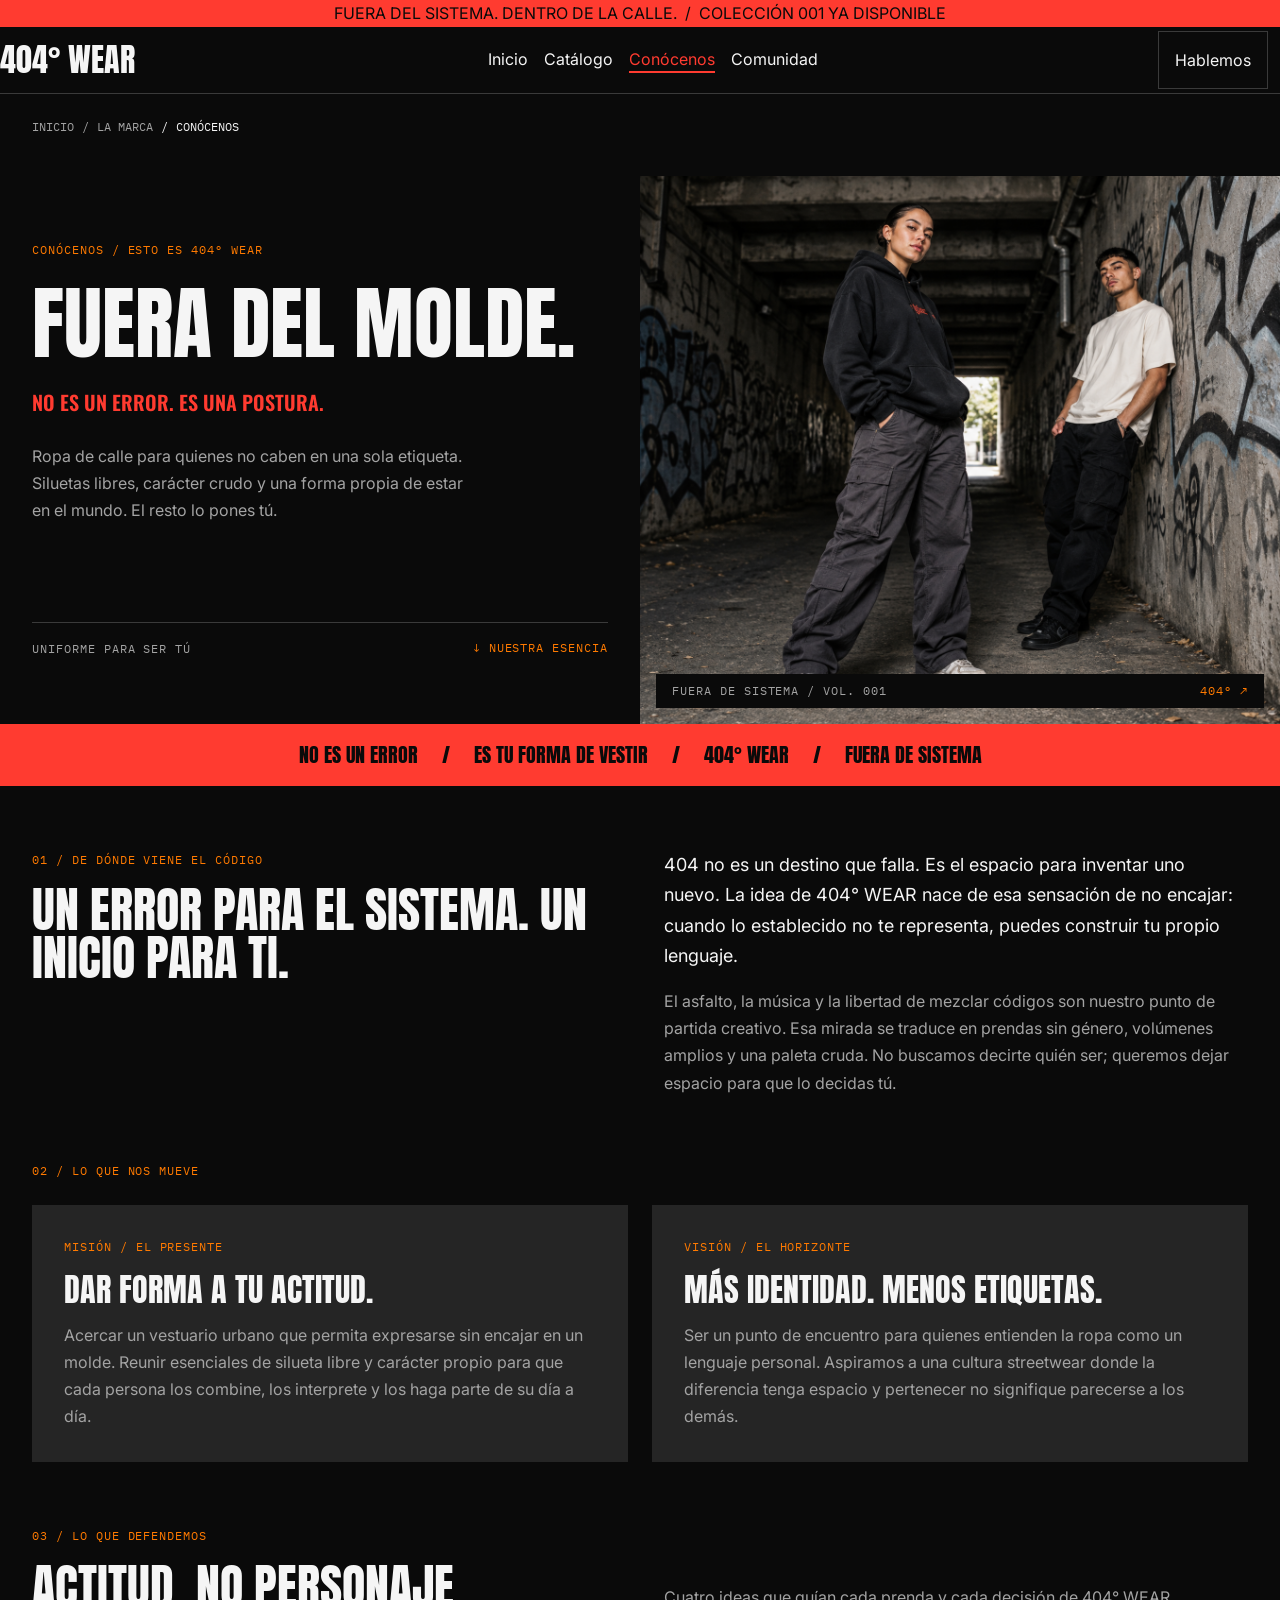
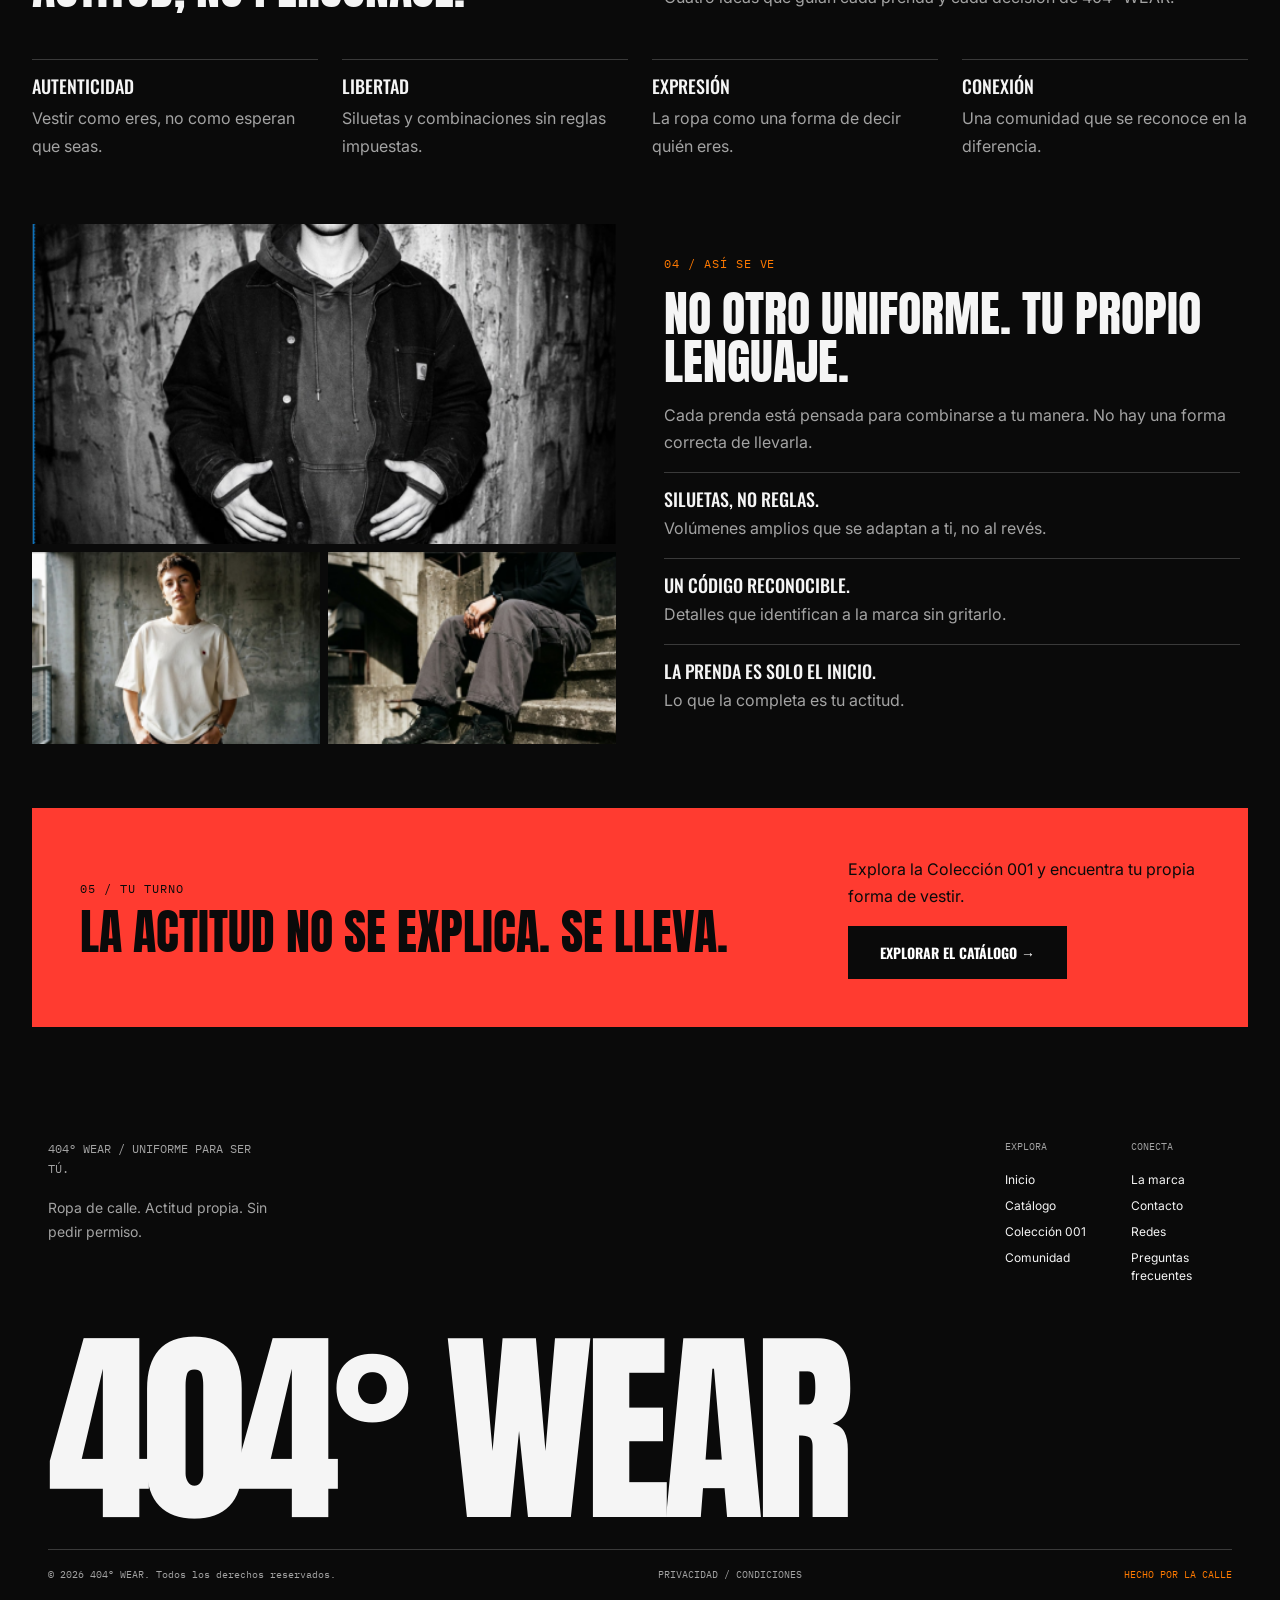
<file: pages/conocenos.html>
<!DOCTYPE html>
<html lang="es">

<head>
    <meta charset="UTF-8">
    <meta name="viewport" content="width=device-width, initial-scale=1.0">
    <link href="https://cdn.jsdelivr.net/npm/bootstrap@5.3.3/dist/css/bootstrap.min.css" rel="stylesheet"
        integrity="sha384-QWTKZyjpPEjISv5WaRU9OFeRpok6YctnYmDr5pNlyT2bRjXh0JMhjY6hW+ALEwIH" crossorigin="anonymous">
    <title>Conócenos · 404° WEAR</title>

    <!-- primero el css general del equipo, luego el mío para poder cambiar cosas -->
    <link rel="stylesheet" href="../css/style.css">
    <link rel="stylesheet" href="../css/conocenos.css">
</head>

<body>

    <header id="header">
        <!-- FRASES SUPERIORES -->
        <div id="frases-header" class="container-fluid">
            <ul class="d-flex justify-content-center align-items-center flex-wrap">
                <li>
                    <p>FUERA DEL SISTEMA. DENTRO DE LA CALLE.</p>
                </li>
                <li>
                    <p>/</p>
                </li>
                <li>
                    <p>COLECCIÓN 001 YA DISPONIBLE</p>
                </li>
            </ul>
        </div>

        <!-- MENU PRINCIPAL -->

        <section id="menu-header" class="container-fluid">

            <div class="row align-items-center d-flex justify-content-between w-100">

                <!-- LOGO -->
                <div class="col-auto">
                    <h2>404° WEAR</h2>
                </div>

                <!-- HABLEMOS -->
                <div id="hablemos" class="col-auto order-2 order-md-3">
                    <a href="./contacto.html">
                        Hablemos
                        <i class="fa-solid fa-arrow-up-right-from-square"></i>
                    </a>
                </div>

                <!-- BOTÓN HAMBURGUESA -->
                <div class="col-auto order-3 d-md-none " id="boton-menu">
                    <button class="navbar-toggler" type="button" data-bs-toggle="collapse" data-bs-target="#nav-header"
                        aria-controls="nav-header" aria-expanded="false" aria-label="Abrir menú">

                        <i class="fa-solid fa-bars"></i>
                    </button>
                </div>

                <!-- NAVEGACIÓN -->
                <nav id="nav-header" class="col-12 col-md-6 order-4 order-md-2 collapse">

                    <ul class="d-flex justify-content-center flex-wrap">
                        <li><a href="../index.html">Inicio</a></li>
                        <li><a href="./catalogo.html">Catálogo</a></li>
                        <li><a class="activado" href="./conocenos.html">Conócenos</a></li>
                        <li><a href="./comunidad.html">Comunidad</a></li>
                    </ul>

                </nav>

            </div>
        </section>


    </header>


    <main>

        <!-- ================= BREADCRUMB ================= -->
        <!-- el caminito de dónde estoy -->
        <nav class="breadcrumb" aria-label="Breadcrumb">
            <ol>
                <li><a href="../index.html">Inicio</a></li>
                <li><a href="#">La marca</a></li>
                <li aria-current="page">Conócenos</li>
            </ol>
        </nav>


        <!-- ================= HERO ================= -->
        <!-- texto a la izquierda, foto a la derecha -->
        <section class="hero">

            <div class="hero-texto">
                <p class="etiqueta hero-etiqueta">Conócenos / Esto es 404° WEAR</p>
                <h1>Fuera del molde.</h1>
                <p class="hero-subtitulo">No es un error. Es una postura.</p>
                <p class="hero-descripcion">
                    Ropa de calle para quienes no caben en una sola etiqueta.
                    Siluetas libres, carácter crudo y una forma propia de estar
                    en el mundo. El resto lo pones tú.
                </p>

                <div class="hero-pie">
                    <p class="etiqueta">Uniforme para ser tú</p>
                    <a class="etiqueta" href="#esencia">↓ Nuestra esencia</a>
                </div>
            </div>

            <figure class="hero-imagen">
                <img src="../img-conocenos/conocenos-hero.png"
                    alt="Dos jóvenes con ropa oversize posando en un túnel urbano">
                <figcaption class="etiqueta">
                    <span>Fuera de sistema / Vol. 001</span>
                    <span>404° ↗</span>
                </figcaption>
            </figure>

        </section>


        <!-- ================= FRANJA ROJA ================= -->
        <!-- frases sueltas en fila. ul porque el orden no importa -->
        <section class="franja">
            <ul>
                <li>No es un error</li>
                <li>Es tu forma de vestir</li>
                <li>404° WEAR</li>
                <li>Fuera de sistema</li>
            </ul>
        </section>


        <!-- ================= ORIGEN ================= -->
        <!-- id="esencia" para que el link del hero baje hasta aquí -->
        <section class="origen" id="esencia">

            <!-- columna izquierda: etiqueta y título -->
            <div class="origen-titulo">
                <p class="etiqueta origen-etiqueta">01 / De dónde viene el código</p> <!-- revisar texto en Figma -->
                <h2>Un error para el sistema. Un inicio para ti.</h2>
            </div>

            <!-- columna derecha: los dos párrafos -->
            <div class="origen-texto">
                <p class="origen-destacado">
                    404 no es un destino que falla. Es el espacio para inventar uno nuevo.
                    La idea de 404° WEAR nace de esa sensación de no encajar: cuando lo
                    establecido no te representa, puedes construir tu propio lenguaje.
                </p>
                <p>
                    El asfalto, la música y la libertad de mezclar códigos son nuestro punto
                    de partida creativo. Esa mirada se traduce en prendas sin género, volúmenes
                    amplios y una paleta cruda. No buscamos decirte quién ser; queremos dejar
                    espacio para que lo decidas tú.
                </p>
            </div>

        </section>


        <!-- ================= TARJETAS (MISIÓN Y VISIÓN) ================= -->
        <section class="proposito">

            <p class="etiqueta proposito-etiqueta">02 / Lo que nos mueve</p>

            <!-- contenedor de las dos tarjetas -->
            <div class="tarjetas">

                <!-- article = contenido que tiene sentido por sí solo -->
                <article class="tarjeta">
                    <p class="etiqueta tarjeta-etiqueta">Misión / El presente</p>
                    <h3>Dar forma a tu actitud.</h3>
                    <p>
                        Acercar un vestuario urbano que permita expresarse sin encajar en un molde.
                        Reunir esenciales de silueta libre y carácter propio para que cada persona
                        los combine, los interprete y los haga parte de su día a día.
                    </p>
                </article>

                <article class="tarjeta">
                    <p class="etiqueta tarjeta-etiqueta">Visión / El horizonte</p>
                    <h3>Más identidad. Menos etiquetas.</h3>
                    <p>
                        Ser un punto de encuentro para quienes entienden la ropa como un lenguaje
                        personal. Aspiramos a una cultura streetwear donde la diferencia tenga
                        espacio y pertenecer no signifique parecerse a los demás.
                    </p>
                </article>

            </div>

        </section>


        <!-- ================= VALORES ================= -->
        <section class="valores">

            <!-- arriba: título a la izquierda, texto a la derecha -->
            <div class="valores-encabezado">

                <!-- NUEVO: le puse clase para poder darle estilo -->
                <div class="valores-titulo">
                    <p class="etiqueta valores-etiqueta">03 / Lo que defendemos</p> <!-- revisar texto en Figma -->
                    <h2>Actitud, no personaje.</h2>
                </div>

                <p class="valores-intro">
                    Cuatro ideas que guían cada prenda y cada decisión de 404° WEAR.
                </p> <!-- revisar texto en Figma -->
            </div>

            <!-- abajo: los 4 valores en fila -->
            <div class="valores-lista">

                <div class="valor">
                    <h3>Autenticidad</h3>
                    <p>Vestir como eres, no como esperan que seas.</p> <!-- revisar texto en Figma -->
                </div>

                <div class="valor">
                    <h3>Libertad</h3>
                    <p>Siluetas y combinaciones sin reglas impuestas.</p> <!-- revisar texto en Figma -->
                </div>

                <div class="valor">
                    <h3>Expresión</h3>
                    <p>La ropa como una forma de decir quién eres.</p> <!-- revisar texto en Figma -->
                </div>

                <div class="valor">
                    <h3>Conexión</h3>
                    <p>Una comunidad que se reconoce en la diferencia.</p> <!-- revisar texto en Figma -->
                </div>

            </div>

        </section>


        <!-- ================= GALERÍA + LENGUAJE ================= -->
        <section class="lenguaje">

            <!-- columna izquierda: las fotos -->
            <div class="galeria">
                <img class="galeria-principal" src="../img-conocenos/galeria-1.jpg"
                    alt="Retrato en blanco y negro de una persona con sudadera oversize">
                <img src="../img-conocenos/galeria-2.jpg" alt="Dos jóvenes caminando por la ciudad con ropa urbana">
                <img src="../img-conocenos/galeria-3.jpg" alt="Detalle de una prenda negra en un entorno urbano">
            </div>

            <!-- columna derecha: título y lista de ideas -->
            <div class="lenguaje-texto">
                <p class="etiqueta lenguaje-etiqueta">04 / Así se ve</p> <!-- revisar texto en Figma -->
                <h2>No otro uniforme. Tu propio lenguaje.</h2>
                <p>
                    Cada prenda está pensada para combinarse a tu manera.
                    No hay una forma correcta de llevarla.
                </p> <!-- revisar texto en Figma -->

                <!-- ul porque son ideas sueltas -->
                <ul class="lenguaje-lista">
                    <li>
                        <h3>Siluetas, no reglas.</h3>
                        <p>Volúmenes amplios que se adaptan a ti, no al revés.</p> <!-- revisar texto en Figma -->
                    </li>
                    <li>
                        <h3>Un código reconocible.</h3>
                        <p>Detalles que identifican a la marca sin gritarlo.</p> <!-- revisar texto en Figma -->
                    </li>
                    <li>
                        <h3>La prenda es solo el inicio.</h3>
                        <p>Lo que la completa es tu actitud.</p> <!-- revisar texto en Figma -->
                    </li>
                </ul>
            </div>

        </section>


        <!-- ================= LLAMADO FINAL ================= -->
        <!-- caja roja con frase y botón -->
        <section class="llamado">

            <div class="llamado-texto">
                <p class="etiqueta llamado-etiqueta">05 / Tu turno</p>
                <h2>La actitud no se explica. Se lleva.</h2>
            </div>

            <div class="llamado-accion">
                <p>Explora la Colección 001 y encuentra tu propia forma de vestir.</p>
                <!-- es un link porque lleva a otra página. btn-primary viene de style.css -->
                <a class="btn-primary" href="catalogo.html">Explorar el catálogo →</a>
            </div>

        </section>

    </main>

    <footer id="footer" class="container-fluid">

        <!-- FOOTER TOP -->
        <section id="top-footer" class="row">

            <div id="frases-footer" class="col-12 col-md-5">
                <p>404° WEAR / UNIFORME PARA SER TÚ.</p>
                <p>Ropa de calle. Actitud propia. Sin pedir permiso.</p>
            </div>

            <div id="menu-footer" class="col-12 col-md-7 ">

                <div class="row">

                    <div class="col-6 col-md-6">
                        <ul>
                            <li class="titulos-li">EXPLORA</li>
                            <li><a href="#">Inicio</a></li>
                            <li><a href="#">Catálogo</a></li>
                            <li><a href="#">Colección 001</a></li>
                            <li><a href="#">Comunidad</a></li>
                        </ul>
                    </div>

                    <div class="col-6 col-md-6">
                        <ul>
                            <li class="titulos-li">CONECTA</li>
                            <li><a href="#">La marca</a></li>
                            <li><a href="#">Contacto</a></li>
                            <li><a href="#">Redes</a></li>
                            <li><a href="#">Preguntas frecuentes</a></li>
                        </ul>
                    </div>

                </div>
            </div>

        </section>

        <!-- LOGO -->
        <section id="logo-footer">
            <h2>404° WEAR</h2>
        </section>

        <!-- COPYRIGHT -->
        <section id="copyright-footer" class=" d-flex justify-content-between">

            <div class="">
                <p>© 2026 404° WEAR. Todos los derechos reservados.</p>
            </div>

            <div class="">
                <p>PRIVACIDAD / CONDICIONES</p>
            </div>

            <div class="">
                <p id="p-color-narnja">
                    HECHO POR LA CALLE
                    <i class="fa-solid fa-arrow-up-right-from-square"></i>
                </p>
            </div>

        </section>

    </footer>

    <script src="https://cdn.jsdelivr.net/npm/bootstrap@5.3.3/dist/js/bootstrap.bundle.min.js"
        integrity="sha384-YvpcrYf0tY3lHB60NNkmXc5s9fDVZLESaAA55NDzOxhy9GkcIdslK1eN7N6jIeHz"
        crossorigin="anonymous"></script>

</body>

</html>
</file>
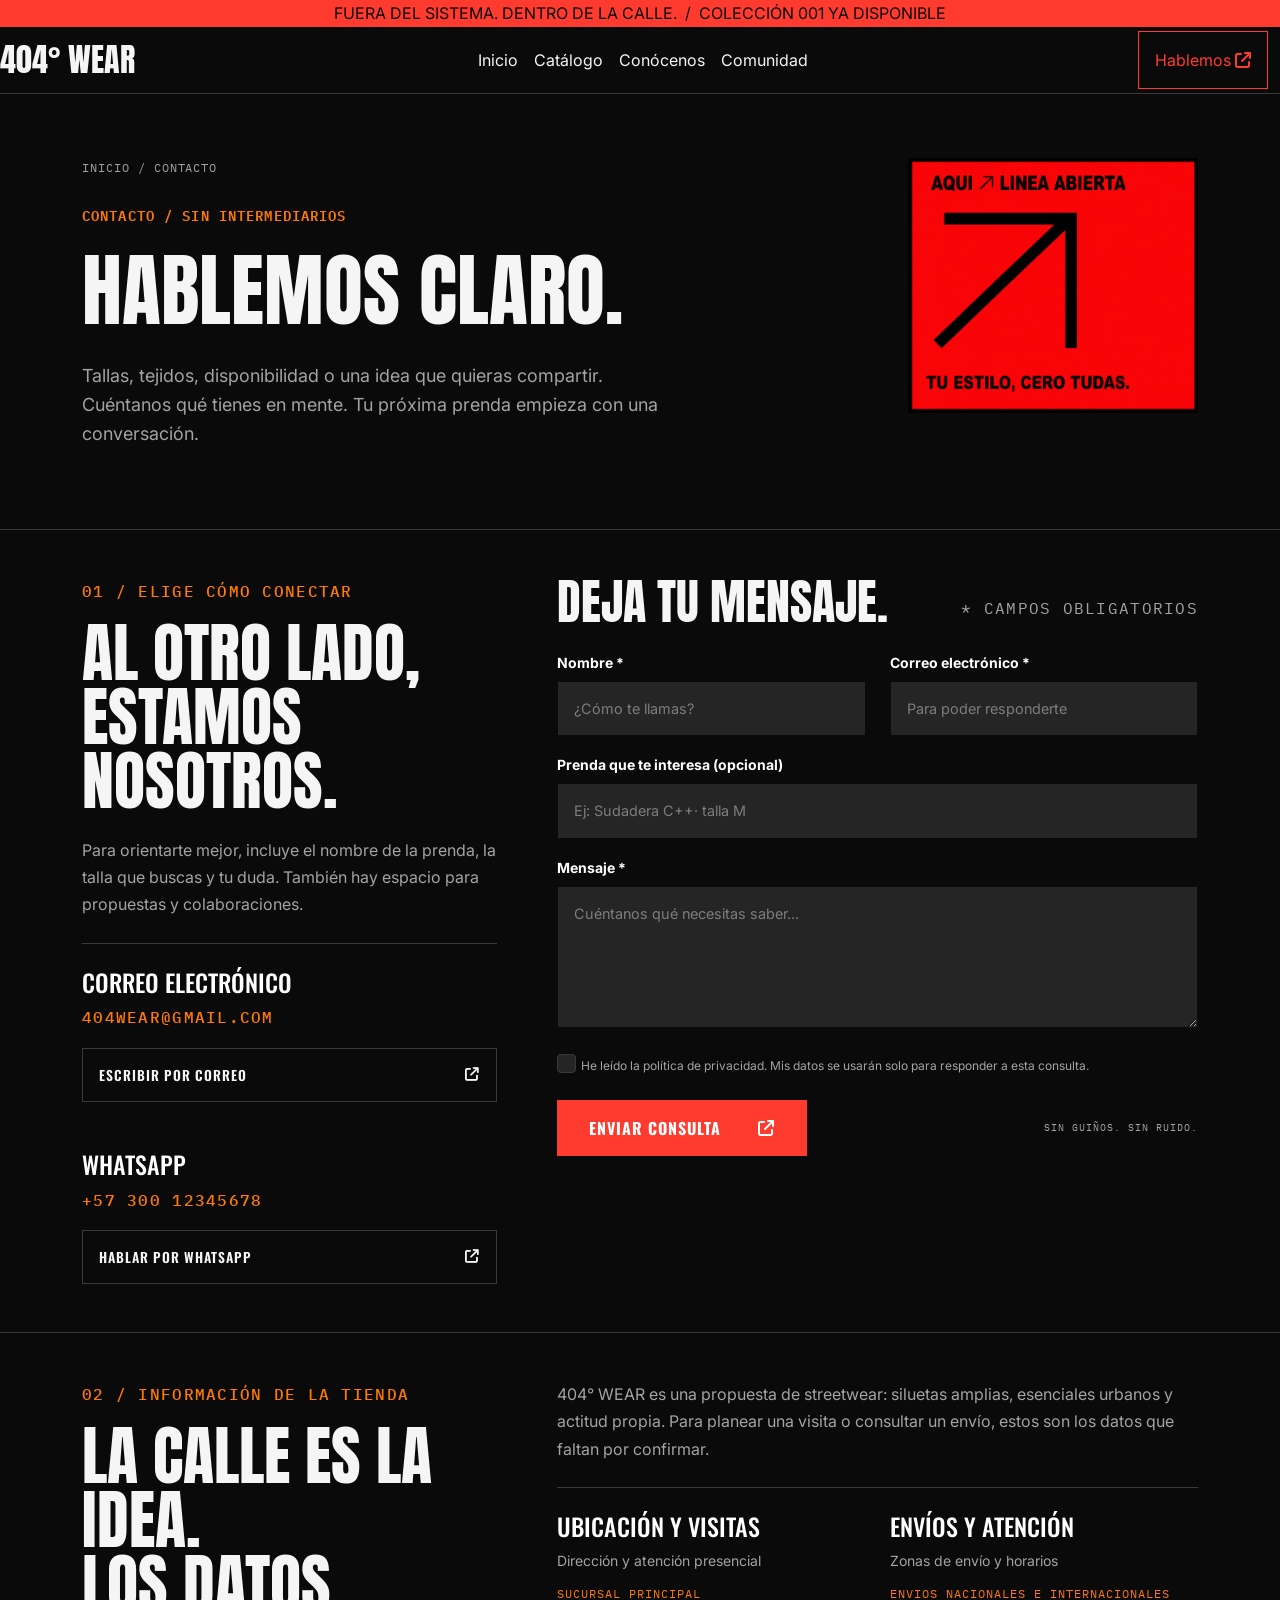
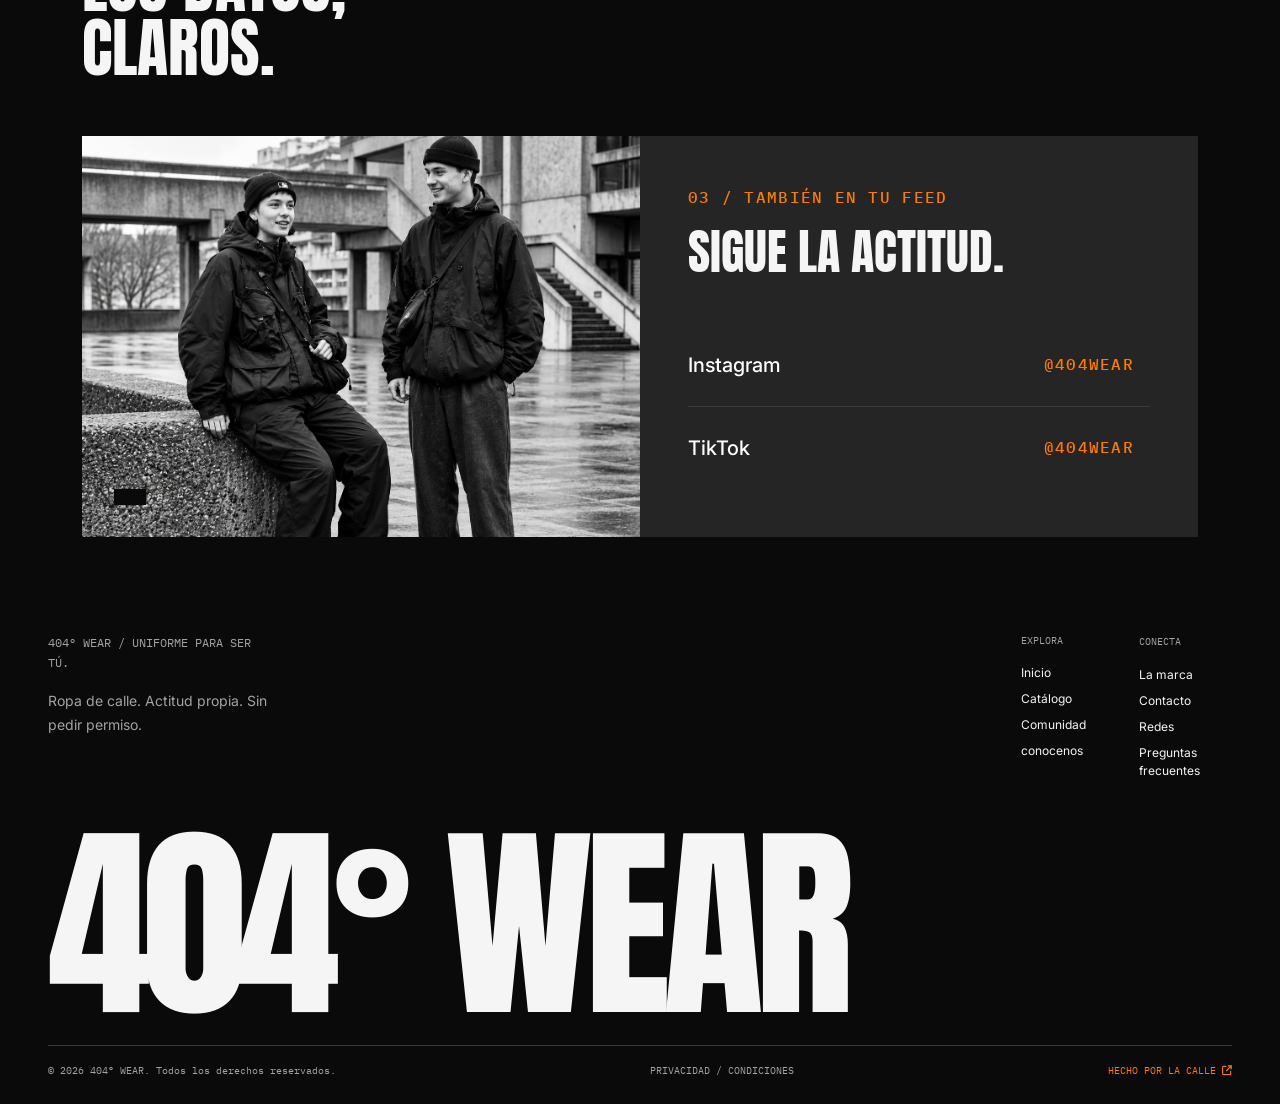
<file: pages/contacto.html>
<!DOCTYPE html>
<html lang="es">
<head>
    <meta charset="UTF-8">
    <meta name="viewport" content="width=device-width, initial-scale=1.0">
    <title>Contacto - 404° WEAR</title>

    <link href="https://cdn.jsdelivr.net/npm/bootstrap@5.3.3/dist/css/bootstrap.min.css" rel="stylesheet" integrity="sha384-QWTKZyjpPEjISv5WaRU9OFeRpok6YctnYmDr5pNlyT2bRjXh0JMhjY6hW+ALEwIH" crossorigin="anonymous">
    
    <link rel="stylesheet" href="https://cdnjs.cloudflare.com/ajax/libs/font-awesome/6.4.0/css/all.min.css">

    <link rel="stylesheet" href="../css/style.css">

    <link rel="stylesheet" href="../css/contacto.css">

</head>
<body>
    <div id="frases-header" class="container-fluid">
        <ul class="d-flex justify-content-center align-items-center flex-wrap">
            <li>
                <p>FUERA DEL SISTEMA. DENTRO DE LA CALLE.</p>
            </li>
            <li>
                <p>/</p>
            </li>
            <li>
                <p>COLECCIÓN 001 YA DISPONIBLE</p>
            </li>
        </ul>
    </div>

    

<section id="menu-header" class="container-fluid">

    <div class="row align-items-center d-flex justify-content-between w-100">

 
        <div class="col-auto">
            <h2>404° WEAR</h2>
        </div>

      
        <div id="hablemos" class="col-auto order-2 order-md-3">
            <a href="./pages/contacto.html">
                Hablemos
                <i class="fa-solid fa-arrow-up-right-from-square"></i>
            </a>
        </div>

        
        <div class="col-auto order-3 d-md-none " id="boton-menu">
            <button class="navbar-toggler"
                    type="button"
                    data-bs-toggle="collapse"
                    data-bs-target="#nav-header"
                    aria-controls="nav-header"
                    aria-expanded="false"
                    aria-label="Abrir menú">

                <i class="fa-solid fa-bars"></i>
            </button>
        </div>

       
        <nav id="nav-header"
             class="col-12 col-md-6 order-4 order-md-2 collapse">

            <ul class="d-flex justify-content-center flex-wrap">
                <li><a href="/index.html">Inicio</a></li>
                <li><a href="catalogo.html">Catálogo</a></li>
                <li><a href="conocenos.html">Conócenos</a></li>
                <li><a href="comunidad.html">Comunidad</a></li>
            </ul>

        </nav>

    </div>
</section>
</header>
   
   
    <section class="inicio-contacto">
        <div class="container">
            <div class="row align-items-start">
                
                <div class="col-lg-7 mb-5 mb-lg-0">
                    <p class="texto-tecnico texto-gris fs-xs mb-4">
                        INICIO / CONTACTO
                    </p>
                    <p class="texto-tecnico texto-naranja fs-sm fw-semibold mb-3">
                        CONTACTO / SIN INTERMEDIARIOS
                    </p>
                    
                    <h1 class="hablemosclaro mb-4">
                        HABLEMOS CLARO.
                    </h1>
                    
                    <p class="descripcion1">
                        Tallas, tejidos, disponibilidad o una idea que quieras compartir. Cuéntanos qué tienes en mente. Tu próxima prenda empieza con una conversación.
                    </p>
                </div>

                <div class="col-lg-5 d-flex justify-content-center justify-content-lg-end">
                    <img src="../img-contacto/imagen de la caja roja.png" alt="404 Linea Abierta" class="imagen-caja-roja">
                </div>

            </div>
        </div>
    </section>

  
    <section id="seccion-contacto" class="seccion-contacto py-5">
        <div class="container">
            <div class="row">
                
                <div class="col-lg-5 mb-5 mb-lg-0 pe-lg-5">
                    <p class="texto-tecnico texto-naranja mb-3">01 / ELIGE CÓMO CONECTAR</p>
                    
                    <h2 class="titulo-seccion mb-4">AL OTRO LADO,<br>ESTAMOS NOSOTROS.</h2>
                    
                    <p class="texto-gris border-custom-bottom pb-4 mb-4">
                        Para orientarte mejor, incluye el nombre de la prenda, la talla que buscas y tu duda. También hay espacio para propuestas y colaboraciones.
                    </p>

                    <div class="mb-5">
                        <h3 class="subtitulo-contacto mb-2">Correo electrónico</h3>
                        <p class="texto-tecnico texto-naranja fs-base mb-3">404wear@GMAIL.COM</p>
                        
                        <a href="mailto:contacto@404wear.com" class="btn-brutalist w-100">
                            ESCRIBIR POR CORREO <i class="fa-solid fa-arrow-up-right-from-square" aria-hidden="true"></i>
                        </a>
                    </div>

                    <div>
                        <h3 class="subtitulo-contacto mb-2">WhatsApp</h3>
                        <p class="texto-tecnico texto-naranja fs-base mb-3">+57 300 12345678</p>
                        
                        <a href="https://wa.me/1234567890?text=Hola,%20me%20interesa%20una%20prenda%20de%20404°%20Wear" target="_blank" rel="noopener noreferrer" class="btn-brutalist w-100">
                            HABLAR POR WHATSAPP <i class="fa-solid fa-arrow-up-right-from-square" aria-hidden="true"></i>
                        </a>
                    </div>
                </div>

                <div class="col-lg-7">
            
                    <div class="d-flex justify-content-between align-items-end mb-4">
                        <h2 class="titulo-formulario">DEJA TU MENSAJE.</h2>
                        <p class="texto-tecnico texto-gris fs-base mb-1">* CAMPOS OBLIGATORIOS</p>
                    </div>

                    <form action="#" method="POST">
                        
                        <div class="row mb-3">
                            <div class="col-md-6 mb-3 mb-md-0">
                                <label for="nombre" class="form-label texto-blanco fw-bold fs-sm">Nombre *</label>
                                <input type="text" class="form-control input-brutalist" id="nombre" name="nombre" placeholder="¿Cómo te llamas?" required>
                            </div>
                            <div class="col-md-6">
                                <label for="email" class="form-label texto-blanco fw-bold fs-sm">Correo electrónico *</label>
                                <input type="email" class="form-control input-brutalist" id="email" name="email" placeholder="Para poder responderte" required>
                            </div>
                        </div>

                        <div class="mb-3">
                            <label for="prenda" class="form-label texto-blanco fw-bold fs-sm">Prenda que te interesa (opcional)</label>
                            <input type="text" class="form-control input-brutalist" id="prenda" name="prenda" placeholder="Ej: Sudadera C++· talla M">
                        </div>

                        <div class="mb-4">
                            <label for="mensaje" class="form-label texto-blanco fw-bold fs-sm">Mensaje *</label>
                            <textarea class="form-control input-brutalist" id="mensaje" name="mensaje" rows="5" placeholder="Cuéntanos qué necesitas saber..." required></textarea>
                        </div>

                        <div class="form-check mb-4">
                            <input class="form-check-input checkbox-brutalist" type="checkbox" id="politica" name="politica" required>
                            <label class="form-check-label texto-gris fs-xs" for="politica">
                                He leído la política de privacidad. Mis datos se usarán solo para responder a esta consulta.
                            </label>
                        </div>

                        <div class="d-flex flex-column flex-md-row justify-content-between align-items-md-center gap-3">
                            <button type="submit" class="btn-enviar">
                                ENVIAR CONSULTA <i class="fa-solid fa-arrow-up-right-from-square" aria-hidden="true"></i>
                            </button>
                            <p class="texto-tecnico texto-gris fs-xxs ls-1 m-0">SIN GUIÑOS. SIN RUIDO.</p>
                        </div>

                    </form>
                </div>

            </div>
        </div>
    </section>

    
    <section id="seccion-tienda" class="seccion-tienda py-5">
        <div class="container">
           
            <div class="row mb-5">
           
                <div class="col-lg-5 mb-4 mb-lg-0">
                    <p class="texto-tecnico texto-naranja mb-3">02 / INFORMACIÓN DE LA TIENDA</p>
                    <h2 class="titulo-seccion">LA CALLE ES LA IDEA.<br>LOS DATOS, CLAROS.</h2>
                </div>

                <div class="col-lg-7">
                   
                    <p class="texto-gris border-custom-bottom pb-4 mb-4">
                        404° WEAR es una propuesta de streetwear: siluetas amplias, esenciales urbanos y actitud propia. Para planear una visita o consultar un envío, estos son los datos que faltan por confirmar.
                    </p>

                    <div class="row">
                        
                        <div class="col-md-6 mb-4 mb-md-0">
                            <h3 class="subtitulo-contacto mb-2">Ubicación y visitas</h3>
                            <p class="texto-gris fs-sm mb-2">Dirección y atención presencial</p>
                          
                            <a href="https://www.google.com/maps/search/?api=1&query=404wear" target="_blank" rel="noopener noreferrer" class="linksnaranjas">SUCURSAL PRINCIPAL</a>
                        </div>
                        
                        <div class="col-md-6">
                            <h3 class="subtitulo-contacto mb-2">Envíos y atención</h3>
                            <p class="texto-gris fs-sm mb-2">Zonas de envío y horarios</p>
                            <a href="https://envia.com/" target="_blank" class="linksnaranjas">ENVIOS NACIONALES E INTERNACIONALES</a>
                        </div>
                    </div>
                </div>
            </div>

            <div class="row g-0">
                
                <div class="col-lg-6 position-relative">
                    <img src="../img-contacto/pelaosconlaropa.png" alt="unos pelaos con la ropa de marca" class="imagen-tienda w-100 h-100 object-fit-cover">
                    <div class="etiqueta-imagen"></div>
                </div>

                <div id="seccion-redes" class="col-lg-6 bg-tarjetas p-4 p-md-5 d-flex flex-column justify-content-center">
                    <p class="texto-tecnico texto-naranja mb-3">03 / TAMBIÉN EN TU FEED</p>
                    
                    <h2 class="titulo-redes mb-5">SIGUE LA ACTITUD.</h2>
                    
                    <div class="lista-redes">
                     
                        <a href="https://www.instagram.com/" target="_blank" rel="noopener noreferrer" class="enlace-links d-flex justify-content-between align-items-center">
                            <p class="nombre-red m-0">Instagram</p>
                            <p class="texto-tecnico texto-naranja me-3 m-0">@404WEAR</p>
                        </a>
                        
                        <a href="https://www.tiktok.com/" target="_blank" rel="noopener noreferrer" class="enlace-links d-flex justify-content-between align-items-center">
                            <p class="nombre-red m-0">TikTok</p>
                            <p class="texto-tecnico texto-naranja me-3 m-0">@404WEAR</p>
                        </a>
                    </div>
                </div>

            </div>
        </div>
    </section>

<footer id="footer" class="container-fluid">

    
    <section id="top-footer" class="row">

        <div id="frases-footer" class="col-12 col-md-5">
            <p>404° WEAR / UNIFORME PARA SER TÚ.</p>
            <p>Ropa de calle. Actitud propia. Sin pedir permiso.</p>
        </div>

        <div id="menu-footer" class="col-12 col-md-7 ">

            <div class="row">

                <div class="col-6 col-md-6">
                    <ul>
                        <li class="titulos-li">EXPLORA</li>
                        <li><a href="../index.html">Inicio</a></li>
                        <li><a href="/pages/catalogo.html">Catálogo</a></li>
                        <li><a href="/pages/comunidad.html">Comunidad</a></li>
                        <li><a href="/pages/conocenos.html">conocenos</a></li>
                    </ul>
                </div>

                <div class="col-6 col-md-6">
                                        <p class="titulos-li">CONECTA</p>
                    <ul>
                        <li><a href="#seccion-tienda">La marca</a></li>
                        <li><a href="#seccion-contacto">Contacto</a></li>
                        <li><a href="#seccion-redes">Redes</a></li>
                        <li><a href="#seccion-contacto">Preguntas frecuentes</a></li>
                    </ul>
                </div>

            </div>
        </div>

    </section>

    <section id="logo-footer">
        <h2>404° WEAR</h2>
    </section>

    <section id="copyright-footer" class=" d-flex justify-content-between">

        <div class="">
            <p>© 2026 404° WEAR. Todos los derechos reservados.</p>
        </div>

        <div class="">
            <p>PRIVACIDAD / CONDICIONES</p>
        </div>

        <div class="">
            <p id="p-color-narnja">
                HECHO POR LA CALLE
                <i class="fa-solid fa-arrow-up-right-from-square"></i>
            </p>
        </div>

    </section>

</footer>
    <script src="https://cdn.jsdelivr.net/npm/bootstrap@5.3.3/dist/js/bootstrap.bundle.min.js" integrity="sha384-YvpcrYf0tY3lHB60NNkmXc5s9fDVZLESaAA55NDzOxhy9GkcIdslK1eN7N6jIeHz" crossorigin="anonymous"></script>
</body>
</html>
</file>
<file: css/style.css>
@import url('https://fonts.googleapis.com/css2?family=Anton&family=Oswald:wght@400;500;600;700&family=Inter:wght@400;500;600;700;800&family=IBM+Plex+Mono:wght@400;500;600;700&display=swap');


:root {

    /* =========================
       PALETA DE COLORES
    ========================= */

    --color-fondo: #0A0A0A;
    --color-rojo: #FF3B30;
    --color-texto: #F5F5F5;
    --color-naranja: #FF7A00;
    --color-tarjetas: #252525;

    --color-gris: #A3A3A3;
    --color-bordes: #3A3A3A;
    --color-blanco: #FFFFFF;


    /* =========================
       TIPOGRAFÍAS
    ========================= */

    /* 1. Anton - Títulos principales */
    --font-titulos: 'Anton', sans-serif;

    /* 2. Oswald - Subtítulos y botones */
    --font-subtitulos: 'Oswald', sans-serif;

    /* 3. Inter - Textos y navegación */
    --font-textos: 'Inter', sans-serif;

    /* 4. IBM Plex Mono - Etiquetas técnicas */
    --font-tecnica: 'IBM Plex Mono', monospace;


    /* =========================
       TAMAÑOS DE FUENTE
    ========================= */

    --font-xs: 0.75rem;
    --font-sm: 0.875rem;
    --font-base: 1rem;
    --font-md: 1.125rem;
    --font-lg: 1.25rem;
    --font-xl: 1.5rem;
    --font-2xl: 2rem;
    --font-3xl: 3rem;
    --font-4xl: 4rem;
    --font-5xl: 5rem;
    --font-6xl: 6rem;
    --font-7xl: 7rem;


    /* =========================
       ESPACIADOS
    ========================= */

    --space-xs: 0.25rem;
    --space-sm: 0.5rem;
    --space-md: 1rem;
    --space-lg: 1.5rem;
    --space-xl: 2rem;
    --space-2xl: 3rem;
    --space-3xl: 4rem;


    /* =========================
       MEDIDAS GENERALES
    ========================= */

    --width-container: 80rem;
    --width-content: 70rem;

    --height-header: 5rem;
    --height-button: 2.75rem;

    --radius-sm: 0.25rem;
    --radius-md: 0.5rem;
    --radius-lg: 1rem;

    --border-size: 0.0625rem;


    /* =========================
       TRANSICIONES
    ========================= */

    --transition-fast: 0.2s ease;
    --transition-normal: 0.3s ease;
    --transition-slow: 0.5s ease;

}


/* =========================
   ESTILOS GENERALES
========================= */

html {
    font-size: 16px;
    scroll-behavior: smooth;
}

body {
    margin: 0;
    padding: 0;
    background-color: var(--color-fondo);
    color: var(--color-texto);
    font-family: var(--font-textos);
}


/* =========================
   TÍTULOS PRINCIPALES
   ANTON
========================= */

h1 {
    font-family: var(--font-titulos);
    font-size: var(--font-5xl);
    text-transform: uppercase;
}


/* =========================
   SUBTÍTULOS Y BOTONES
   OSWALD
========================= */

h2, h3 {
    font-family: var(--font-subtitulos);
    text-transform: uppercase;
}

button {
    font-family: var(--font-subtitulos);
    font-weight: 700;
    text-transform: uppercase;
    cursor: pointer;
}


/* =========================
   TEXTOS Y NAVEGACIÓN
   INTER
========================= */

p, a, nav, li, input, textarea {
    font-family: var(--font-textos);
}

p {
    font-size: var(--font-base);
    line-height: 1.7;
    color: var(--color-gris);
}


/* =========================
   ETIQUETAS TÉCNICAS
   IBM PLEX MONO
========================= */

.etiqueta,
.texto-tecnico,
.codigo,
.badge-tecnico {
    font-family: var(--font-tecnica);
    text-transform: uppercase;
    letter-spacing: 0.08em;
}


/* =========================
   BOTONES
========================= */

.btn-primary {
    background-color: var(--color-rojo);
    color: var(--color-blanco);
    border: none;
    padding: var(--space-md) var(--space-xl);
    font-family: var(--font-subtitulos);
    transition: var(--transition-normal);
}

.btn-primary:hover {
    background-color: var(--color-naranja);
}


/*    HEADER    */


/* =========================
   HEADER GENERAL
========================= */

#header {
    width: 100%;
    position: sticky;
    top: 0;
    z-index: 100;
    background-color: var(--color-fondo);
}

/* =========================
   FRASES SUPERIORES
========================= */

#frases-header {
    background-color: var(--color-rojo);
}

#frases-header ul {
    gap: var(--space-sm);
    padding: 0;
    margin: 0 var(--space-xs);
    list-style: none;
}

#frases-header li {
    display: flex;
    align-items: center;
}

#frases-header p {
    color: var(--color-fondo);
    margin: 0;
}

/* =========================
   MENU PRINCIPAL
========================= */

#menu-header {
    padding: var(--space-xs) 0;
    border-bottom: solid 1px var(--color-bordes);
}

#menu-header h2 {
    margin: 0;
    font-family: var(--font-titulos);
    color: var(--color-texto);
}

/* =========================
   NAVEGACIÓN
========================= */

#nav-header ul {
    gap: var(--space-md);
    list-style: none;
    padding: 0;
    margin: 0;
}

#nav-header ul li a {
    display: inline-block;
    text-decoration: none;
    color: var(--color-texto);
    transition: var(--transition-normal);
}

#nav-header ul li a:hover {
    color: var(--color-rojo);
    transform: scale(1.1);
}

/* ACTIVADO */

#nav-header ul li a.activado {
    color: var(--color-rojo);
    border-bottom: solid 2px var(--color-rojo);
}

/* =========================
   HABLEMOS
========================= */

#hablemos {
    display: inline-block;
    border: solid 1px var(--color-bordes);
    padding: var(--space-md);
    transition: var(--transition-normal);
}

#hablemos:hover {
    border-color: var(--color-rojo);
    transform: scale(1.05);
   & a{
      color: var(--color-rojo);
   }
}

#hablemos a {
    text-decoration: none;
    color: var(--color-texto);
    transition: var(--transition-normal);
}

#hablemos a:hover {
    color: var(--color-rojo);
}

/* =========================
   RESPONSIVE
========================= */

/* BOTÓN HAMBURGUESA */

#boton-menu button {
    color: var(--color-texto);
    border: 1px solid var(--color-bordes);
    font-size: var(--font-lg);
}

#boton-menu button:focus {
    box-shadow: none;
}

/* MENU EN PANTALLAS GRANDES */

@media (min-width: 781px) {

    #nav-header.collapse {
        display: block;
    }

}

/* MENU EN PANTALLAS PEQUEÑAS */

@media (max-width: 780px) {

    #nav-header {
        margin-top: var(--space-md);
        border-top: 1px solid var(--color-bordes);
        padding-top: var(--space-md);
    }

    #nav-header ul {
        flex-direction: column;
        align-items: center;
        gap: var(--space-md);
    }

    #nav-header ul li {
        width: 100%;
        text-align: center;
    }

    #nav-header ul li a {
        padding: var(--space-sm);
    }

    #nav-header.collapse:not(.show) {
        display: none;
    }

    #nav-header.collapse.show {
        display: block;
    }

}





/* =========================
   FOOTER
========================= */

#footer {
    padding: var(--space-2xl) var(--space-2xl) var(--space-lg);
    background: var(--color-fondo);
}

/* =========================
   TOP FOOTER
========================= */

#top-footer {
    display: grid;
    grid-template-columns: 1fr 1fr;
    align-items:start ;
    margin-bottom: var(--space-2xl);

   
}

/* FRASES */

#frases-footer p:first-child {
    font-family: var(--font-tecnica);
    font-size: var(--font-xs);
    color: var(--color-gris);
    margin: 0 0 var(--space-md);
    
}

#frases-footer p:last-child {
    font-size: var(--font-sm);
    margin: 0;
}

/* =========================
   MENÚS
========================= */

#menu-footer {
    display: grid;
    display: flex;
    justify-content: flex-end;
    grid-template-columns: repeat(2, 1fr);
    justify-self: end;
    width: 45%;
}

#menu-footer ul {
    list-style: none;
    padding: 0;
    margin: 0;
}

#menu-footer li {
    font-size: var(--font-xs);
    margin-bottom: var(--space-sm);
}

#menu-footer .titulos-li {
    color: var(--color-gris);
    font-family: var(--font-tecnica);
    font-size: 0.65rem;
    margin-bottom: var(--space-md);
}

#menu-footer a {
    color: var(--color-texto);
    text-decoration: none;
    transition: var(--transition-fast);
}

#menu-footer a:hover {
    color: var(--color-naranja);
}

/* =========================
   LOGO CENTRAL
========================= */

#logo-footer {
    display: grid;
    grid-template-columns: 1fr;
    margin-bottom: var(--space-xl);
}

#logo-footer h2 {
    font-family: var(--font-titulos);
    font-size: clamp(4rem, 18vw, 13rem);
    line-height: 0.85;
    letter-spacing: -0.04em;
    white-space: nowrap;
    margin: 0;
}

/* =========================
   COPYRIGHT
========================= */

#copyright-footer {
    display: grid;
    grid-template-columns: repeat(3, 1fr);
    align-items: center;
    border-top: 1px solid var(--color-bordes);
    padding-top: var(--space-md);
    gap: var(--space-md);
}

#copyright-footer p {
    font-family: var(--font-tecnica);
    font-size: 0.65rem;
    margin: 0;
}

#copyright-footer div:nth-child(2) {
    text-align: center;
}

#copyright-footer div:last-child {
    text-align: right;
}

#p-color-narnja {
    color: var(--color-naranja);
}

/* =========================
   TABLET
========================= */

@media (max-width: 991px) {

    #footer {
        padding: var(--space-xl);
    }

    #menu-footer {
        width: 65%;
    }

    #logo-footer h2 {
        font-size: 16vw;
    }

}

/* =========================
   MÓVIL
========================= */

@media (max-width: 767px) {

    #footer {
        padding: var(--space-xl) var(--space-md);
    }

    #top-footer {
        grid-template-columns: 1fr;
        gap: var(--space-xl);
    }

    #menu-footer {
        justify-self: stretch;
        justify-content: flex-start;
        width: 100%;
    }

    #logo-footer {
        margin: var(--space-2xl) 0;
    }

    #logo-footer h2 {
        font-size: 16vw;
        white-space: normal;
        overflow-wrap: anywhere;
    }

    #copyright-footer {
        grid-template-columns: 1fr;
        gap: var(--space-sm);
    }

    #copyright-footer div,
    #copyright-footer div:nth-child(2),
    #copyright-footer div:last-child {
        text-align: left;
    }

}
</file>
<file: css/index.css>
/* =========================
   BANNER PRINCIPAL
========================= */

#banner {
    width: 100%;
    min-height: 85vh;
    background-color: var(--color-fondo);

}

/* =========================
   CONTENEDOR DEL TEXTO
========================= */

#text-banner {
    padding: var(--space-2xl);
}

#text-banner .etiqueta {
    display: inline-block;
    color: var(--color-rojo);
    font-family: var(--font-tecnica);
    font-size: var(--font-xs);
    letter-spacing: 0.15em;
    margin-bottom: var(--space-lg);
}

#text-banner h1 {
    color: var(--color-texto);
    font-family: var(--font-titulos);
    font-size: clamp(3rem, 6vw, var(--font-6xl));
    line-height: 0.95;
    margin-bottom: var(--space-md);
}

#text-banner h2 {
    color: var(--color-rojo);
    font-family: var(--font-subtitulos);
    font-size: var(--font-2xl);
    margin-bottom: var(--space-lg);
}

#text-banner p {
    max-width: 32rem;
    color: var(--color-gris);
    font-family: var(--font-textos);
    font-size: var(--font-md);
    line-height: 1.7;
    margin-bottom: var(--space-xl);
}

/* =========================
   BOTÓN
========================= */

#text-banner .btn-primary {
    display: inline-flex;
    align-items: center;
    gap: var(--space-md);
    min-height: var(--height-button);
    cursor: pointer;
    transition: var(--transition-normal);
}

#text-banner .btn-primary:hover {
    background-color: var(--color-naranja);
    transform: translateY(-3px);
}

/* =========================
   IMAGEN DEL BANNER
========================= */

#img-banner {
    padding: var(--space-lg);
}

#img-banner img {
    display: block;
    width: 100%;
    height: 100%;
    max-height: 38rem;
    object-fit: cover;
    border-radius: var(--radius-sm);
}

/* =========================
   RESPONSIVE
========================= */

@media (max-width: 767px) {

    #banner {
        min-height: auto;
        padding: var(--space-xl) var(--space-sm);
    }

    #text-banner {
        padding: var(--space-lg);
    }

    #text-banner h1 {
        font-size: var(--font-4xl);
    }

    #text-banner h2 {
        font-size: var(--font-xl);
    }

    #text-banner p {
        font-size: var(--font-base);
    }

    #text-banner .btn-primary {
        font-size: var(--font-sm);
        padding: var(--space-md);
    }

    #img-banner {
        padding: var(--space-md);
        margin-top: var(--space-md);
    }

    #img-banner img {
        max-height: none;
    }
}

/* =========================
   FRASES BANNER
========================= */

#frases-banner {
    background-color: var(--color-rojo);
}

#frases-banner ul {
    gap: var(--space-sm);
    padding: 0;
    margin: var(--space-xs);
    list-style: none;
}

#frases-banner li {
    display: flex;
    align-items: center;
}

#frases-banner p {
    color: var(--color-fondo);
    margin: 0;
}

/* coleccion001 */ 

#coleccion001{
    padding:  var(--space-2xl);
}

#articulo-titulos{
    margin: var(--font-2xl) 0px var(--space-xs);
}

#titulo-coleccion001 h2{
    font-size: var(--font-3xl);
}
#p-colorrojo{
    color: var(--color-rojo);
}


/* =========================
   COLECCIÓN
========================= */

#coleccion {
    padding: var(--space-lg) 0;
}

/* TARJETAS */

.tarjeta-coleccion {
    position: relative;
    width: 100%;
    overflow: hidden;
}

/* IMÁGENES */

.tarjeta-coleccion img {
    display: block;
    width: 100%;
    aspect-ratio: 4 / 3;
    object-fit: cover;
    transition: var(--transition-normal);
}

.tarjeta-coleccion:hover img {
    transform: scale(1.03);
}

/* INFORMACIÓN */

.info-coleccion {
    display: flex;
    justify-content: space-between;
    align-items: end;
    padding-top: var(--space-md);
    gap: var(--space-sm);
}

.info-coleccion h3 {
    font-family: var(--font-subtitulos);
    font-size: var(--font-lg);
    margin: 0;
    color: var(--color-texto);
}

.info-coleccion p {
    font-size: var(--font-sm);
    margin: var(--space-xs) 0 0;
    color: var(--color-gris);
}

/* FLECHA */

.info-coleccion .flecha {
    color: var(--color-naranja);
    font-size: var(--font-xl);
    margin: 0;
}

/* =========================
   TABLET
========================= */

@media (max-width: 991px) {

    #coleccion {
        padding: var(--space-lg);
    }

    .info-coleccion h3 {
        font-size: var(--font-md);
    }

}

/* =========================
   MÓVIL
========================= */

@media (max-width: 767px) {

    #coleccion {
        padding: var(--space-md);
    }

    .tarjeta-coleccion img {
        aspect-ratio: 4 / 3;
    }

    .info-coleccion h3 {
        font-size: var(--font-md);
    }

}

/* proximos esenciales*/ 

#porx-esenciales{
    padding: var(--space-md) var(--font-2xl);
}

#porx-esenciales-link a{
    display: inline-block;
    border: solid var(--color-bordes);
    text-decoration: none;
    background-color: var(--color-fondo);
    color: var(--color-gris);
    padding: var(--font-md);
    transition: var(--transition-normal);
}
#porx-esenciales-link a:hover{
    transform: scale(1.05);
    color: var(--color-rojo);
    border: solid var(--color-rojo);
}



/* =========================
   PRODUCTOS ESENCIALES
========================= */

#prod-prox-esenciales {
    padding: var(--space-md);
}

/* TARJETA */

.producto-card {
    display: flex;
    flex-direction: column;
    height: 100%;
}

/* IMAGEN */

.producto-card img {
    width: 100%;
    aspect-ratio: 4 / 3.7;
    object-fit: cover;
    display: block;
    transition: var(--transition-normal);
}

.producto-card img:hover {
    transform: scale(1.02);
}

/* INFORMACIÓN */

#info-producto{
    background-color: var(--color-bordes);
    padding: var(--space-md);
}

.info-producto {
    display: flex;
    flex-direction: column;
    flex-grow: 1;
    padding-top: var(--space-md);
}

/* NOMBRE */

.info-producto h3 {
    font-family: var(--font-subtitulos);
    font-size: var(--font-lg);
    color: var(--color-texto);
    margin: 0 0 var(--space-xs);
}

.info-producto p {
    font-size: var(--font-sm);
    color: var(--color-gris);
    margin: 0;
}

/* PRECIO */

.info-producto .precio {
    font-family: var(--font-tecnica);
    color: var(--color-texto);
    font-size: var(--font-base);
    white-space: nowrap;
}

/* CONSULTAR */

.consulta-producto {
    border-top: 1px solid var(--color-gris);
    margin-top: var(--space-lg);
    padding-top: var(--space-md);
    transition: var(--transition-fast);
    cursor: pointer;
}

.consulta-producto p:first-child {
    color: var(--color-texto);
}

.consulta-producto p:last-child {
    color: var(--color-naranja);
    font-size: var(--font-xl);
}

.consulta-producto:hover p:first-child {
    color: var(--color-naranja);
}

/* =========================
   TABLET
========================= */

@media (max-width: 991px) {

    #prod-prox-esenciales {
        padding: var(--space-xl);
    }

    .info-producto h3 {
        font-size: var(--font-md);
    }

}

/* =========================
   MÓVIL
========================= */

@media (max-width: 767px) {

    #prod-prox-esenciales {
        padding: var(--space-md);
    }

    .producto-card img {
        aspect-ratio: 4 / 3;
    }

    .info-producto h3 {
        font-size: var(--font-lg);
    }

}


/*  BANNER FINAL  */



/* =========================
   BANNER FINAL
========================= */

#banner-final {
    background-color: var(--color-fondo);
}



/* =========================
   IMAGEN
========================= */

.imagen-banner {
    width: 100%;
    overflow: hidden;
}

.imagen-banner img {
    display: block;
    width: 100%;
    height: 100%;
    aspect-ratio: 7 / 6;
    object-fit: cover;
}

/* =========================
   CONTENIDO
========================= */

.contenido-banner {
    padding-left: var(--space-xl);
    height: 100%;

}

.contenido-banner .etiqueta {
    color: var(--color-naranja);
    font-family: var(--font-tecnica);
    font-size: var(--font-xs);
    margin-bottom: var(--space-xl);
}

/* =========================
   TÍTULOS
========================= */

.titulos-banner {
    margin-bottom: var(--space-xl);
}

.titulos-banner h2 {
    font-family: var(--font-titulos);
    font-size: clamp(3rem, 6vw, 7rem);
    line-height: 0.95;
    letter-spacing: -0.02em;
    color: var(--color-texto);
    margin: 0;
}

/* =========================
   TEXTOS
========================= */

.textos-banner {
    max-width: 520px;
}

.textos-banner p {
    font-family: var(--font-textos);
    font-size: var(--font-sm);
    line-height: 1.7;
    color: var(--color-gris);
    margin-bottom: var(--space-md);
}

/* =========================
   TABLET
========================= */

@media (max-width: 991px) {

    #banner-final {
        padding: var(--space-2xl) var(--space-lg);
    }

    .contenido-banner {
        padding-left: var(--space-md);
    }

    .titulos-banner h2 {
        font-size: clamp(2.5rem, 6vw, 4.5rem);
    }

}

/* =========================
   MÓVIL
========================= */

@media (max-width: 767px) {

    #banner-final {
        padding: var(--space-xl) var(--space-md);
    }

    .contenido-banner {
        padding-left: 0;
    }

    .imagen-banner img {
        aspect-ratio: 4 / 3;
    }

    .contenido-banner .etiqueta {
        margin-top: var(--space-md);
        margin-bottom: var(--space-lg);
    }

    .titulos-banner h2 {
        font-size: clamp(2.8rem, 11vw, 5rem);
    }

    .titulos-banner {
        margin-bottom: var(--space-lg);
    }

    .textos-banner {
        max-width: 100%;
    }

}
</file>
<file: css/catalogo.css>
.catalogo {
    display: grid;
    align-items: center;
    grid-template-columns: repeat(3, 1fr);
    gap: var(--space-md);
    @media(width < 720px) {
        grid-template-columns: repeat(2, 1fr);
    }
    @media(width < 600px){
        grid-template-columns: repeat(1, 1fr);
    }
}

.prendas {
    background: var(--color-bordes);
    & img {
        width: 100%;
    }
}

.prendas h3 {
    font-family: var( --font-textos);
}

.categorias {
    display: flex;
    padding: var(--space-md);
    justify-content: start;
    gap: var(--space-md);
    list-style: none;
        @media(width < 720px) {
        grid-template-columns: repeat(2, 1fr);
    }
    @media(width < 600px){
            display: grid ;
            grid-template-columns: repeat(2, 1fr);
     }

}

.categorias li {
    padding: var(--space-md);
    background-color: var(--color-fondo);
    border: 2px solid var(--color-bordes);
}

.categorias :hover {
    background-color: var(--color-rojo);
    color: var(--color-fondo);
    transition: var(--transition-normal);
}

.grid-container {
    display: flex;
    justify-content: space-between;
    flex-wrap: wrap;
    padding: var( --space-xl);
}

.grid-catalogo {
    padding: var( --space-xl);
}


.container-titulo {
    padding: var(--space-xl);
    & h1{   
        
    font-family: var(--font-titulos);
}
    
}

.naranjado {
    background-color: var(--color-rojo);
    color: var(--color-fondo);
    color: var(--color-texto);
    padding: 50px 120px;
    display: flex;
    align-items: flex-end;
    font-family: var(--font-subtitulos);
}

.catalogo button{
    background-color: var(--color-rojo);
    border: none;
    color: var(--color-texto);
    padding: var(--space-sm);
}

.catalogo button:hover {
        background-color: var(--color-naranja);
    color: var(--color-texto);
    transition: var(--transition-normal);

}

.end {
    font-family: var(-font-subtitulos);
    display: flex;
    justify-content: center;
    padding: var(--space-2xl);
}

.caja_prcio{
    padding: var(--space-md);

}
</file>
<file: css/comunidad.css>
#header {
    width: 100%;
    position: sticky;
    top: 0;
    z-index: 100;
    background-color: var(--color-fondo);
}


.aliados__lista,
.proximos__lista,
.retro__lista {
  list-style: none;
  margin: 0;
  padding: 0;
}


.etiqueta {
  font-size: var(--font-xs);
  color: var(--color-naranja);
  margin: 0;
}


a.btn-primary {
  display: inline-block;
  text-decoration: none;
  text-transform: uppercase;
  font-weight: 700;
  font-size: var(--font-sm);
  letter-spacing: 0.04em;
}

.aliados,
.proximos,
.retro {
  box-sizing: border-box;
  padding: 5rem var(--space-2xl) 0;
}


.retro {
  padding-bottom: 5rem;
}


.seccion__encabezado {
  display: grid;
  grid-template-columns: 1fr 24rem;
  column-gap: var(--space-2xl);
  margin-bottom: 2.5rem;
}

.seccion__encabezado .etiqueta,
.seccion__encabezado h2 {
  grid-column: 1;
}

.seccion__encabezado h2 {
  margin: var(--space-lg) 0 0;
  font-family: var(--font-titulos);
  font-weight: 400;
  font-size: clamp(2.5rem, 4.2vw, 4rem);
  line-height: 1;
  color: var(--color-blanco);
}

.seccion__encabezado > p:last-child {
  grid-column: 2;
  grid-row: 2;
  align-self: center;
  margin: 0;
  font-size: 0.9375rem;
}



.migas {
  margin: 0;
  padding: var(--space-xl) var(--space-2xl) 0;
  font-size: 0.625rem;
  color: var(--color-gris);
}




.hero {
  display: grid;
  grid-template-columns: 1fr 1fr;
  margin-top: var(--space-xl);
}

.hero__texto {
  display: flex;
  flex-direction: column;
  align-items: flex-start;
  justify-content: center;
  padding: var(--space-md) var(--space-lg) var(--space-md) var(--space-2xl);
}

.hero__etiqueta {
  margin-bottom: var(--space-lg);
}

.hero__titulo {
  margin: 0 0 var(--space-xl);
  font-size: clamp(3.5rem, 7.3vw, 7.5rem);
  font-weight: 400;
  line-height: 1.1;
  color: var(--color-texto);
}

.hero__subtitulo {
  margin: 0 0 var(--space-lg);
  font-family: var(--font-titulos);
  font-weight: 400;
  font-size: clamp(1.5rem, 3vw, 2.25rem);
  line-height: 1.3;
  color: var(--color-rojo);
}

.hero__descripcion {
  max-width: 34rem;
  margin: 0 0 var(--space-lg);
  font-size: 1.0625rem;
}


a.hero__boton,
a.destacado__boton {
  display: inline-flex;
  align-items: center;
  gap: 2.5rem;
  padding: var(--space-md) var(--space-lg);
  font-family: var(--font-textos);
  font-size: 0.8125rem;
  letter-spacing: 0.03em;
  line-height: 1.5;
}


.hero__media {
  position: relative;       
  margin: 0;
  min-height: 28rem;
}

.hero__imagen {
  position: absolute;     
  top: 0;
  left: 0;
  width: 100%;
  height: 100%;
  object-fit: cover;      
  filter: grayscale(1);    
}

.hero__pie {
  position: absolute;
  left: var(--space-xl);
  right: var(--space-xl);
  bottom: var(--space-xl);
  display: flex;
  justify-content: space-between;
  padding: 1.125rem var(--space-md);
  background-color: var(--color-fondo);
  font-family: var(--font-tecnica);
  font-size: 0.65rem;
  text-transform: uppercase;
  letter-spacing: 0.08em;
  color: var(--color-texto);
}

.hero__pie span:last-child {
  color: var(--color-naranja);
}


.franja {
  display: flex;
  flex-wrap: wrap;
  justify-content: center;
  align-items: center;
  gap: var(--space-md) 2.5rem;
  padding: var(--space-md) var(--space-xl);
  background-color: var(--color-rojo);
  color: var(--color-fondo);
  font-family: var(--font-titulos);
  font-size: var(--font-xl);
  text-transform: uppercase;
}


.aviso {
  display: flex;
  flex-wrap: wrap;
  align-items: center;
  gap: var(--space-lg);
  padding: var(--space-lg) var(--space-2xl);
  background-color: var(--color-tarjetas);
}

.aviso__etiqueta {
  font-family: var(--font-tecnica);
  font-size: 0.65rem;
  font-weight: 400;
  text-transform: uppercase;
  letter-spacing: 0.08em;
  color: var(--color-naranja);
}

.aviso__texto {
  margin: 0;
  font-size: 0.8rem;
  line-height: 1.4;
  color: var(--color-texto);
}


.aliados__lista {
  display: grid;
  grid-template-columns: repeat(4, 1fr);
  gap: 1.375rem;
}

.aliado {
  display: flex;
  flex-direction: column;
  padding: var(--space-lg);
  background-color: var(--color-tarjetas);
}


.aliado__logo {
  display: flex;
  align-items: center;
  min-height: 5rem;
  margin: 0 0 1.25rem;
  padding-bottom: var(--space-lg);
  border-bottom: var(--border-size) solid var(--color-bordes);
  font-size: var(--font-2xl);
  line-height: 1.1;
  color: var(--color-blanco);
}


.aliado:nth-child(1) .aliado__logo {
  font-size: 2.25rem;
  font-weight: 800;
  letter-spacing: -0.03em;
}

.aliado:nth-child(2) .aliado__logo {
  font-family: var(--font-tecnica);
  font-size: 2.25rem;
  font-weight: 400;
  text-transform: uppercase;
}

.aliado:nth-child(3) .aliado__logo {
  font-family: var(--font-titulos);
  font-style: italic;
  text-transform: uppercase;
}

.aliado:nth-child(4) .aliado__logo {
  font-family: var(--font-tecnica);
  font-size: 1.5rem;
  line-height: 1.2;
  font-weight: 400;
  text-transform: uppercase;
}

.aliado__categoria {
  margin-bottom: 1.25rem;
  font-size: 0.6rem;
}

.aliado__nombre {
  margin: 0 0 1.25rem;
  font-family: var(--font-textos);
  font-size: var(--font-md);
  font-weight: 700;
  line-height: 1.4;
  text-transform: none;
  color: var(--color-blanco);
}

.aliado__descripcion {
  margin: 0 0 1.25rem;
  font-size: var(--font-sm);
}

.aliado__colaboracion {
  margin: auto 0 0;          
  font-size: var(--font-sm);
  color: var(--color-texto);
}



.destacado {
  display: grid;
  grid-template-columns: 1.27fr 1fr;
  background-color: var(--color-tarjetas);
}

.destacado__media {
  position: relative;
  margin: 0;
  min-height: 32rem;
}

.destacado__imagen {
  position: absolute;
  top: 0;
  left: 0;
  width: 100%;
  height: 100%;
  object-fit: cover;
}

.destacado__badge {
  position: absolute;
  top: var(--space-lg);
  left: var(--space-lg);
  padding: 0.4rem 0.8rem;
  background-color: var(--color-rojo);
  font-size: 0.6rem;
  color: var(--color-blanco);
}

.destacado__pie {
  position: absolute;
  left: var(--space-lg);
  bottom: var(--space-lg);
  padding: 0.7rem 0.8rem;
  background-color: var(--color-fondo);
  font-size: 0.6rem;
  color: var(--color-texto);
}

.destacado__info {
  display: flex;
  flex-direction: column;
  align-items: flex-start;
  justify-content: flex-start;
  padding: 2.5rem;
}

.destacado__fecha {
  font-size: 0.7rem;
}

.destacado__titulo {
  margin: var(--space-lg) 0 1.25rem;
  font-family: var(--font-titulos);
  font-weight: 400;
  font-size: clamp(2.25rem, 3.3vw, 3.25rem);
  line-height: 1.1;
  color: var(--color-blanco);
}

.destacado__lugar {
  margin: 0 0 1.25rem;
  font-weight: 600;
  color: var(--color-blanco);
}

.destacado__descripcion {
  margin: 0 0 var(--space-lg);
}


.proximos__cabecera {
  display: flex;
  flex-wrap: wrap;
  justify-content: space-between;
  align-items: flex-start;
  gap: var(--space-md);
  margin: 2.5rem 0 1.75rem;
}

.proximos__subtitulo {
  margin: 0;
  font-family: var(--font-titulos);
  font-weight: 400;
  font-size: var(--font-xl);
  line-height: 1.2;
  color: var(--color-blanco);
}

.proximos__contador {
  font-size: 0.65rem;
  color: var(--color-gris);
}


.evento {
  display: grid;
  grid-template-columns: 10.875rem minmax(0, 29.25rem) 1fr auto;
  align-items: center;
  gap: 2.5rem;
  padding: 1.875rem 0;
  border-top: var(--border-size) solid var(--color-bordes);
}


.evento__fecha {
  display: grid;
  grid-template-columns: auto auto;
  column-gap: var(--space-md);
  align-items: center;
  justify-content: start;
}

.evento__dia {
  grid-row: 1 / 3;
  font-family: var(--font-titulos);
  font-size: var(--font-3xl);
  line-height: 1;
  color: var(--color-blanco);
}

.evento__mes {
  align-self: end;
  font-family: var(--font-tecnica);
  font-size: var(--font-xs);
  text-transform: uppercase;
  color: var(--color-naranja);
}

.evento__anio {
  align-self: start;
  font-family: var(--font-tecnica);
  font-size: 0.65rem;
  color: var(--color-gris);
}

.evento__tipo {
  margin-bottom: 1.25rem;
  font-size: 0.6rem;
}

.evento__titulo {
  margin: 0 0 1.25rem;
  font-family: var(--font-titulos);
  font-weight: 400;
  font-size: var(--font-xl);
  line-height: 1.2;
  text-transform: uppercase;
  color: var(--color-blanco);
}

.evento__descripcion {
  margin: 0;
  font-size: 0.9375rem;
  line-height: 1.5;
}

.evento__lugar {
  margin: 0 0 var(--space-sm);
  font-size: var(--font-sm);
  font-weight: 600;
  color: var(--color-blanco);
}

.evento__hora {
  font-size: 0.65rem;
  color: var(--color-gris);
}

.evento__enlace {
  font-family: var(--font-textos);
  font-weight: 700;
  letter-spacing: 0.02em;
  color: var(--color-rojo);
  text-decoration: none;
  transition: var(--transition-fast);
}

.evento__enlace:hover {
  color: var(--color-naranja);
}


.retro__lista {
  display: grid;
  grid-template-columns: repeat(3, 1fr);
  gap: 1.375rem;
}

.retro__media {
  position: relative;
  margin: 0 0 1.25rem;
}

.retro__imagen {
  display: block;
  width: 100%;
  aspect-ratio: 4 / 3;      
  object-fit: cover;
}

.retro__pie {
  position: absolute;
  left: 1.25rem;
  bottom: var(--space-md);
  padding: 0.375rem 0.75rem;
  background-color: var(--color-fondo);
  font-size: 0.6rem;
  color: var(--color-texto);
}

.retro__meta {
  margin-bottom: 1.25rem;
  font-size: 0.6rem;
}

.retro__titulo {
  margin: 0 0 1.25rem;
  font-family: var(--font-titulos);
  font-weight: 400;
  font-size: 1.65rem;
  line-height: 1.2;
  color: var(--color-blanco);
}

.retro__resumen {
  margin: 0;
  font-size: 0.9375rem;
}

.retro__nota {
  margin: 2.5rem 0 0;
  font-size: 0.6rem;
  color: var(--color-gris);
}

.retro__nota::before {
  content: "■";            
  margin-right: 0.75rem;
  color: var(--color-naranja);
}



.colaboracion {
  box-sizing: border-box;
  display: grid;
  grid-template-columns: 1fr 24rem;
  align-items: center;
  gap: var(--space-2xl);
  margin: 5rem var(--space-2xl);
  padding: 2.5rem;
  background-color: var(--color-rojo);
}

.colaboracion .etiqueta {
  color: var(--color-fondo);
}

.colaboracion h2 {
  margin: var(--space-md) 0 0;
  font-family: var(--font-titulos);
  font-weight: 400;
  font-size: clamp(2.25rem, 3.5vw, 3.5rem);
  line-height: 1.2;
  color: var(--color-fondo);
}

.colaboracion__accion p {
  margin: 0 0 var(--space-lg);
  color: var(--color-fondo);
}

.colaboracion__boton {
  display: inline-flex;
  align-items: center;
  gap: 2.5rem;
  padding: var(--space-md) var(--space-lg);
  background-color: var(--color-fondo);
  color: var(--color-blanco);
  font-family: var(--font-textos);
  font-size: 0.8125rem;
  font-weight: 700;
  line-height: 1.5;
  text-transform: uppercase;
  letter-spacing: 0.03em;
  text-decoration: none;
  transition: var(--transition-normal);
}

.colaboracion__boton:hover {
  background-color: var(--color-blanco);
  color: var(--color-fondo);
}


@media (max-width: 64rem) {

  .aliados__lista {
    grid-template-columns: repeat(2, 1fr);
  }

  .destacado {
    grid-template-columns: 1fr;
  }

  .destacado__media {
    min-height: 22rem;
  }

  .retro__lista {
    grid-template-columns: repeat(2, 1fr);
  }

  .evento {
    grid-template-columns: 6rem 1fr auto;
  }

  .evento__detalles {
    grid-column: 2;
    grid-row: 2;
  }

  .evento__enlace {
    grid-column: 3;
    grid-row: 1;
  }
}


@media (max-width: 48rem) {

  .migas {
    padding: var(--space-lg) var(--space-lg) 0;
  }

  .hero {
    grid-template-columns: 1fr;
  }

  .hero__texto {
    padding: var(--space-xl) var(--space-lg);
  }

  .hero__media {
    min-height: 20rem;
  }

  .franja {
    font-size: var(--font-lg);
    gap: var(--space-sm) var(--space-lg);
  }

  .aviso {
    padding: var(--space-lg);
  }

  .aliados,
  .proximos,
  .retro {
    padding: var(--space-2xl) var(--space-lg) 0;
  }

  .retro {
    padding-bottom: var(--space-2xl);
  }

  .seccion__encabezado {
    grid-template-columns: 1fr;
  }

  .seccion__encabezado > p:last-child {
    grid-column: 1;
    grid-row: auto;
    margin-top: var(--space-md);
  }

  .aliados__lista,
  .retro__lista {
    grid-template-columns: 1fr;
  }

  .destacado__media {
    min-height: 18rem;
  }

  .destacado__info {
    padding: var(--space-xl);
  }

  .evento {
    grid-template-columns: 1fr;
    gap: var(--space-md);
  }

  .evento__detalles,
  .evento__enlace {
    grid-column: auto;
    grid-row: auto;
  }

  .colaboracion {
    grid-template-columns: 1fr;
    margin: var(--space-2xl) var(--space-lg);
    padding: var(--space-xl);
  }
}
</file>
<file: css/conocenos.css>
/* =========================
   BREADCRUMB
========================= */

/* espacio alrededor para que no quede pegado al borde (padding = espacio por dentro) */
.breadcrumb {
    padding: var(--space-lg) var(--space-xl);
}

/* flex los pone en fila. quito números y el espacio que trae la lista por defecto */
.breadcrumb ol {
    display: flex;
    gap: var(--space-sm);
    list-style: none;
    margin: 0;
    padding: 0;
}

/* letra tipo máquina, pequeña, en mayúscula y gris */
.breadcrumb li {
    font-family: var(--font-tecnica);
    font-size: var(--font-xs);
    text-transform: uppercase;
    color: var(--color-gris);
}

/* li + li = el li que tiene otro antes, así la barra no sale al inicio */
/* ::before va PEGADO, sin espacio */
.breadcrumb li+li::before {
    content: "/";
    margin-right: var(--space-sm);
}

/* la página donde estoy se ve más clarita */
.breadcrumb li[aria-current] {
    color: var(--color-texto);
}

/* los links no heredan solos porque tienen su propia regla, por eso pongo inherit */
.breadcrumb a {
    color: inherit;
    font-family: inherit;
    text-decoration: none;
    /* quita el subrayado */
    transition: var(--transition-fast);
    /* para que el cambio sea suave */
}

/* cuando paso el mouse encima */
.breadcrumb a:hover {
    color: var(--color-texto);
}


/* =========================
   HERO
========================= */

/* el padre organiza: dos columnas iguales (1fr = una parte) */
.hero {
    display: grid;
    grid-template-columns: 1fr 1fr;
}


/* --- columna de texto --- */

/* column = uno debajo del otro. gap = mismo espacio entre todos */
/* a los lados uso space-xl igual que el breadcrumb para que queden alineados */
.hero-texto {
    padding: var(--space-3xl) var(--space-xl);
    display: flex;
    flex-direction: column;
    gap: var(--space-lg);
}

/* h1 y p traen margen del navegador, lo quito para que solo mande el gap */
.hero-texto h1,
.hero-texto p {
    margin: 0;
}

/* solo le pongo lo que falta, lo demás ya viene de la clase etiqueta */
.hero-etiqueta {
    color: var(--color-naranja);
    font-size: var(--font-xs);
}

/* line-height menor a 1 = líneas más juntas, así se ve como en figma */
.hero-texto h1 {
    font-size: var(--font-5xl);
    line-height: 0.95;
}

.hero-subtitulo {
    color: var(--color-rojo);
    font-family: var(--font-subtitulos);
    font-size: var(--font-lg);
    text-transform: uppercase;
    font-weight: 600;
    /* negrita */
}

/* max-width = no más ancho que esto. líneas cortas se leen mejor */
.hero-descripcion {
    max-width: 28rem;
}

/* space-between = uno a cada lado. margin-top auto = lo empuja hasta abajo */
.hero-pie {
    display: flex;
    justify-content: space-between;
    border-top: var(--border-size) solid var(--color-bordes);
    /* grosor, tipo, color */
    padding-top: var(--space-md);
    margin-top: auto;
    font-size: var(--font-xs);
}

/* el p tiene su tamaño en style.css y le gana a la herencia, por eso inherit */
.hero-pie p {
    font-size: inherit;
}

/* el subrayado se quita en el link, no en el contenedor */
.hero-pie a {
    color: var(--color-naranja);
    text-decoration: none;
    transition: var(--transition-fast);
}

.hero-pie a:hover {
    color: var(--color-rojo);
}


/* --- columna de imagen --- */

/* figure trae margen, lo quito */
/* relative = esta es la "hoja" donde se pega el sticker */
.hero-imagen {
    margin: 0;
    position: relative;
}

/* la foto ocupa toda su columna. cover = recorta en vez de estirar */
/* block quita el espacio fantasma de abajo */
.hero-imagen img {
    width: 100%;
    height: 100%;
    object-fit: cover;
    display: block;
}

/* absolute = el "sticker" que flota encima de la foto */
/* con left y right se estira de lado a lado */
.hero-imagen figcaption {
    position: absolute;
    bottom: var(--space-md);
    left: var(--space-md);
    right: var(--space-md);

    display: flex;
    justify-content: space-between;
    padding: var(--space-sm) var(--space-md);
    background-color: var(--color-fondo);
    /* fondo negro para que se lea */
    font-size: var(--font-xs);
    color: var(--color-gris);
}

/* last-child = el último hijo, o sea el "404° ↗" */
.hero-imagen figcaption span:last-child {
    color: var(--color-naranja);
}


/* =========================
   FRANJA ROJA
========================= */

/* fondo rojo y aire arriba y abajo, nada a los lados */
.franja {
    background-color: var(--color-rojo);
    padding: var(--space-md) 0;
}

/* frases en fila, juntas en el centro, sin puntos */
/* center = todas al medio. space-between = una en cada punta */
.franja ul {
    display: flex;
    justify-content: center;
    gap: var(--space-lg);
    list-style: none;
    margin: 0;
    padding: 0;
}

/* letra anton, mayúscula y oscura para que resalte sobre el rojo */
.franja li {
    font-family: var(--font-titulos);
    font-size: var(--font-lg);
    text-transform: uppercase;
    color: var(--color-fondo);
}

/* mismo truco del breadcrumb: barra antes de cada frase menos la primera */
.franja li+li::before {
    content: "/";
    margin-right: var(--space-lg);
}


/* =========================
   ORIGEN
========================= */

/* dos columnas como el hero, con espacio entre ellas */
/* mismo padding a los lados para que todo quede alineado */
.origen {
    display: grid;
    grid-template-columns: 1fr 1fr;
    gap: var(--space-2xl);
    padding: var(--space-3xl) var(--space-xl);
}

/* quito márgenes del navegador para que solo mande el gap */
.origen h2,
.origen p {
    margin: 0;
}

/* columna izquierda: etiqueta y título uno debajo del otro */
.origen-titulo {
    display: flex;
    flex-direction: column;
    gap: var(--space-md);
}

.origen-etiqueta {
    color: var(--color-naranja);
    font-size: var(--font-xs);
}

/* en style.css los h2 son oswald, aquí lo cambio a anton */
.origen h2 {
    font-family: var(--font-titulos);
    font-size: var(--font-3xl);
    line-height: 1;
}

/* columna derecha: los dos párrafos uno debajo del otro */
.origen-texto {
    display: flex;
    flex-direction: column;
    gap: var(--space-md);
}

/* el primer párrafo más claro porque es el importante */
.origen-destacado {
    color: var(--color-texto);
    font-size: var(--font-md);
}


/* =========================
   PROPÓSITO (TARJETAS)
========================= */

/* arriba 0 porque origen ya dejó espacio abajo. etiqueta arriba, tarjetas abajo */
.proposito {
    padding: 0 var(--space-xl) var(--space-3xl);
    display: flex;
    flex-direction: column;
    gap: var(--space-lg);
}

/* quito márgenes del navegador */
.proposito h3,
.proposito p {
    margin: 0;
}

/* las dos etiquetas se ven igual, entonces una sola regla con coma */
.proposito-etiqueta,
.tarjeta-etiqueta {
    color: var(--color-naranja);
    font-size: var(--font-xs);
}

/* las dos tarjetas lado a lado */
.tarjetas {
    display: grid;
    grid-template-columns: 1fr 1fr;
    gap: var(--space-lg);
}

/* cada tarjeta: fondo gris y padding para que el texto no toque el borde */
.tarjeta {
    background-color: var(--color-tarjetas);
    padding: var(--space-xl);
    display: flex;
    flex-direction: column;
    gap: var(--space-md);
}

/* título de la tarjeta en anton */
.tarjeta h3 {
    font-family: var(--font-titulos);
    font-size: var(--font-2xl);
    line-height: 1;
}

/* =========================
   VALORES
========================= */

/* arriba 0 como en propósito. encabezado arriba y los 4 valores abajo */
.valores {
    padding: 0 var(--space-xl) var(--space-3xl);
    display: flex;
    flex-direction: column;
    gap: var(--space-2xl);
}

/* quito márgenes del navegador, ahora son tres etiquetas */
.valores h2,
.valores h3,
.valores p {
    margin: 0;
}

/* encabezado en dos columnas */
/* align-items end = el párrafo de la derecha baja hasta la base del título */
.valores-encabezado {
    display: grid;
    grid-template-columns: 1fr 1fr;
    gap: var(--space-2xl);
    align-items: end;
}

/* etiqueta arriba, título abajo */
.valores-titulo {
    display: flex;
    flex-direction: column;
    gap: var(--space-md);
}

.valores-etiqueta {
    color: var(--color-naranja);
    font-size: var(--font-xs);
}

/* el h2 viene en oswald, lo paso a anton */
.valores h2 {
    font-family: var(--font-titulos);
    font-size: var(--font-3xl);
    line-height: 1;
}

/* repeat(4, 1fr) = 1fr 1fr 1fr 1fr, cuatro columnas iguales */
.valores-lista {
    display: grid;
    grid-template-columns: repeat(4, 1fr);
    gap: var(--space-lg);
}

/* cada valor con su línea arriba, igual que el pie del hero */
.valor {
    border-top: var(--border-size) solid var(--color-bordes);
    padding-top: var(--space-md);
    display: flex;
    flex-direction: column;
    gap: var(--space-sm);
}

/* oswald y mayúscula ya vienen de style.css, solo cambio el tamaño */
.valor h3 {
    font-size: var(--font-md);
}

/* =========================
   LENGUAJE (GALERÍA)
========================= */

/* fotos a la izquierda, texto a la derecha. align-items center = texto centrado en alto */
.lenguaje {
    display: grid;
    grid-template-columns: 1fr 1fr;
    gap: var(--space-2xl);
    padding: 0 var(--space-xl) var(--space-3xl);
    align-items: center;
}

/* las fotos en su propia cuadrícula de 2 columnas (grid dentro de grid) */
.galeria {
    display: grid;
    grid-template-columns: 1fr 1fr;
    gap: var(--space-sm);
}

/* todas las fotos llenan su espacio sin deformarse */
.galeria img {
    width: 100%;
    height: 12rem;
    object-fit: cover;
    display: block;
}

/* la foto grande ocupa las 2 columnas y es más alta */
/* span 2 = estírate 2 columnas */
.galeria .galeria-principal {
    grid-column: span 2;
    height: 20rem;
}

/* columna de texto: todo uno debajo del otro */
.lenguaje-texto {
    display: flex;
    flex-direction: column;
    gap: var(--space-md);
}

.lenguaje h2,
.lenguaje h3,
.lenguaje p {
    margin: 0;
}

.lenguaje-etiqueta {
    color: var(--color-naranja);
    font-size: var(--font-xs);
}

.lenguaje h2 {
    font-family: var(--font-titulos);
    font-size: var(--font-3xl);
    line-height: 1;
}

.origen-texto,
.lenguaje-texto {
    max-width: 36rem;
}

/* lista sin puntos, ideas una debajo de otra */
.lenguaje-lista {
    list-style: none;
    margin: 0;
    padding: 0;
    display: flex;
    flex-direction: column;
    gap: var(--space-md);
}

/* cada idea con su línea arriba, igual que los valores */
.lenguaje-lista li {
    border-top: var(--border-size) solid var(--color-bordes);
    padding-top: var(--space-md);
}

.lenguaje-lista h3 {
    font-size: var(--font-md);
    margin-bottom: var(--space-xs);
}


/* =========================
   LLAMADO FINAL
========================= */

/* caja roja con margen a los lados (no toca los bordes de la pantalla) */
/* flex con space-between = texto a la izquierda, botón a la derecha */
.llamado {
    background-color: var(--color-rojo);
    margin: 0 var(--space-xl) var(--space-3xl);
    padding: var(--space-2xl);
    display: flex;
    justify-content: space-between;
    align-items: center;
    gap: var(--space-2xl);
}

.llamado h2,
.llamado p {
    margin: 0;
}

/* todo el texto oscuro sobre el rojo */
.llamado h2,
.llamado p,
.llamado-etiqueta {
    color: var(--color-fondo);
}

.llamado-texto {
    display: flex;
    flex-direction: column;
    gap: var(--space-sm);
}

.llamado-etiqueta {
    font-size: var(--font-xs);
}

.llamado h2 {
    font-family: var(--font-titulos);
    font-size: var(--font-3xl);
    line-height: 1;
}

.llamado-accion {
    display: flex;
    flex-direction: column;
    align-items: flex-start;
    gap: var(--space-md);
    max-width: 22rem;
}

/* btn-primary es rojo, pero aquí el fondo ya es rojo: lo cambio a negro */
/* es un <a>, entonces le quito el subrayado y le pongo mayúsculas */
.llamado .btn-primary {
    background-color: var(--color-fondo);
    color: var(--color-blanco);
    text-decoration: none;
    text-transform: uppercase;
    font-weight: 700;
    font-size: var(--font-sm);
}

.llamado .btn-primary:hover {
    background-color: var(--color-naranja);
}


/* =========================
   CELULAR (RESPONSIVE)
========================= */

/* todo esto solo se aplica cuando la pantalla mide 768px o menos */
@media (max-width: 768px) {

    /* todas las secciones de dos columnas pasan a una sola */
    .hero,
    .origen,
    .tarjetas,
    .valores-encabezado,
    .lenguaje {
        grid-template-columns: 1fr;
    }

    /* los 4 valores pasan a 2 columnas */
    .valores-lista {
        grid-template-columns: repeat(2, 1fr);
    }

    /* título del hero más pequeño para que quepa */
    .hero-texto h1 {
        font-size: var(--font-4xl);
    }

    /* las frases de la franja bajan de línea si no caben */
    .franja ul {
        flex-wrap: wrap;
    }

    /* en el llamado, texto arriba y botón abajo */
    .llamado {
        flex-direction: column;
        align-items: flex-start;
    }
}
</file>
<file: css/contacto.css>
.inicio-contacto {
    padding: var(--space-3xl) 0;
    background-color: var(--color-fondo);
}

#hablemos{
    border:solid var(--color-rojo) 1px;
    & a{ color:var(--color-rojo)
    }
}


.descripcion1 {
    font-family: var(--font-textos);
    font-size: var(--font-md);
    color: var(--color-gris);
    max-width: 95%; 
    line-height: 1.6;
}

.imagen-caja-roja {
    width: 100%; 
    max-width: 290px; 
    height: auto; 
    object-fit: contain; 
    display: block; 
}



.seccion-contacto {
    background-color: var(--color-fondo);
    border-top: 1px solid var(--color-bordes);
}

/* Textos Específicos */
.texto-naranja { color: var(--color-naranja); font-weight: 500; }
.texto-gris { color: var(--color-gris); }
.texto-blanco { color: var(--color-blanco); }

/* Títulos de la izquierda */
.titulo-seccion {
    font-family: var(--font-titulos);
    font-size: clamp(2.5rem, 5vw, 4rem);
    line-height: 1;
    color: var(--color-texto);
}

.subtitulo-contacto {
    font-family: var(--font-subtitulos);
    font-size: var(--font-xl);
    color: var(--color-blanco);
}

/* Título del formulario */
.titulo-formulario {
    font-family: var(--font-titulos);
    font-size: clamp(2rem, 4vw, 3rem);
    color: var(--color-texto);
    line-height: 1;
    margin: 0;
}

/* Botones del contacto */
.btn-brutalist {
    display: flex;
    justify-content: space-between;
    align-items: center;
    padding: var(--space-md);
    background-color: transparent;
    border: 1px solid var(--color-bordes);
    color: var(--color-texto);
    text-decoration: none;
    font-family: var(--font-subtitulos);
    font-weight: 600;
    text-transform: uppercase;
    font-size: 0.85rem;
    letter-spacing: 1px;
    transition: var(--transition-normal);
}

.btn-brutalist:hover {
    border-color: var(--color-rojo);
    color: var(--color-rojo);
}

/* Inputs del formulario */
.input-brutalist {
    background-color: var(--color-tarjetas); 
    border: 1px solid transparent;
    border-radius: 0; 
    color: var(--color-texto);
    padding: 1rem;
    font-family: var(--font-textos);
    font-size: 0.9rem;
    transition: var(--transition-normal);
}

.input-brutalist:focus {
    background-color: var(--color-tarjetas);
    color: var(--color-blanco);
    border-color: var(--color-rojo); 
    box-shadow: none;
    outline: none;
}

.input-brutalist::placeholder {
    color: var(--color-gris);
    opacity: 0.7;
}

/* Checkbox Personalizado */
.checkbox-brutalist {
    background-color: var(--color-tarjetas);
    border: 1px solid var(--color-bordes);
    border-radius: 0;
    width: 1.2rem;
    height: 1.2rem;
    margin-top: 0.15rem;
}

.checkbox-brutalist:checked {
    background-color: var(--color-rojo);
    border-color: var(--color-rojo);
}

.checkbox-brutalist:focus {
    box-shadow: none;
    border-color: var(--color-rojo);
}

/* Botón de enviar (Rojo) */
.btn-enviar {
    display: flex;
    justify-content: space-between;
    align-items: center;
    background-color: var(--color-rojo);
    color: var(--color-blanco);
    border: none;
    padding: 1rem 2rem;
    font-family: var(--font-subtitulos);
    font-weight: 700;
    text-transform: uppercase;
    font-size: 1rem;
    letter-spacing: 1px;
    cursor: pointer;
    transition: var(--transition-normal);
    width: 100%; 
    max-width: 250px; 
}

.btn-enviar:hover {
    background-color: var(--color-naranja);
    color: var(--color-blanco);
}


.seccion-tienda {
    background-color: var(--color-fondo);
    border-top: 1px solid var(--color-bordes); 
}

/* Enlaces Naranjas (Ubicación/Envíos) */
.linksnaranjas {
    color: var(--color-naranja);
    text-decoration: none;
    font-family: var(--font-tecnica);
    font-size: 0.75rem;
    letter-spacing: 1px;
    transition: var(--transition-fast);
}

.linksnaranjas:hover {
    color: var(--color-blanco);
}

/* Imagen de la tienda */
.imagen-tienda {
    min-height: 290px; 
}

.etiqueta-imagen {
    position: absolute;
    bottom: var(--space-xl);
    left: var(--space-xl);
    background-color: var(--color-fondo);
    color: var(--color-blanco);
    padding: var(--space-sm) var(--space-md);
    font-family: var(--font-tecnica);
    font-size: 0.7rem;
    letter-spacing: 1px;
    text-transform: uppercase;
}

/* Redes Sociales */
.bg-tarjetas {
    background-color: var(--color-tarjetas);
}

.titulo-redes {
    font-family: var(--font-titulos);
    font-size: clamp(2rem, 4vw, 3rem);
    color: var(--color-texto);
    line-height: 1;
    margin: 0;
}

/* Enlaces de Redes */
.enlace-links {
    text-decoration: none;
    padding: var(--space-lg) 0;
    border-bottom: 1px solid var(--color-bordes);
    transition: var(--transition-normal);
}

.enlace-links:last-child {
    border-bottom: none;
}

/* Hover en las redes (Cambia el color del nombre y del texto técnico) */
.enlace-links:hover .nombre-red,
.enlace-links:hover .texto-naranja {
    color: var(--color-rojo);
}

.nombre-red {
    font-family: var(--font-textos);
    font-size: var(--font-lg);
    color: var(--color-blanco);
    font-weight: 500;
    transition: var(--transition-fast);
}


.fs-xs { font-size: var(--font-xs); }       
.fs-sm { font-size: var(--font-sm); }       
.fs-base { font-size: var(--font-base); }   
.fs-xxs { font-size: 0.65rem; } 
.ls-1 { letter-spacing: 1px; }
.border-custom-bottom { border-bottom: 1px solid var(--color-bordes); }
</file>
